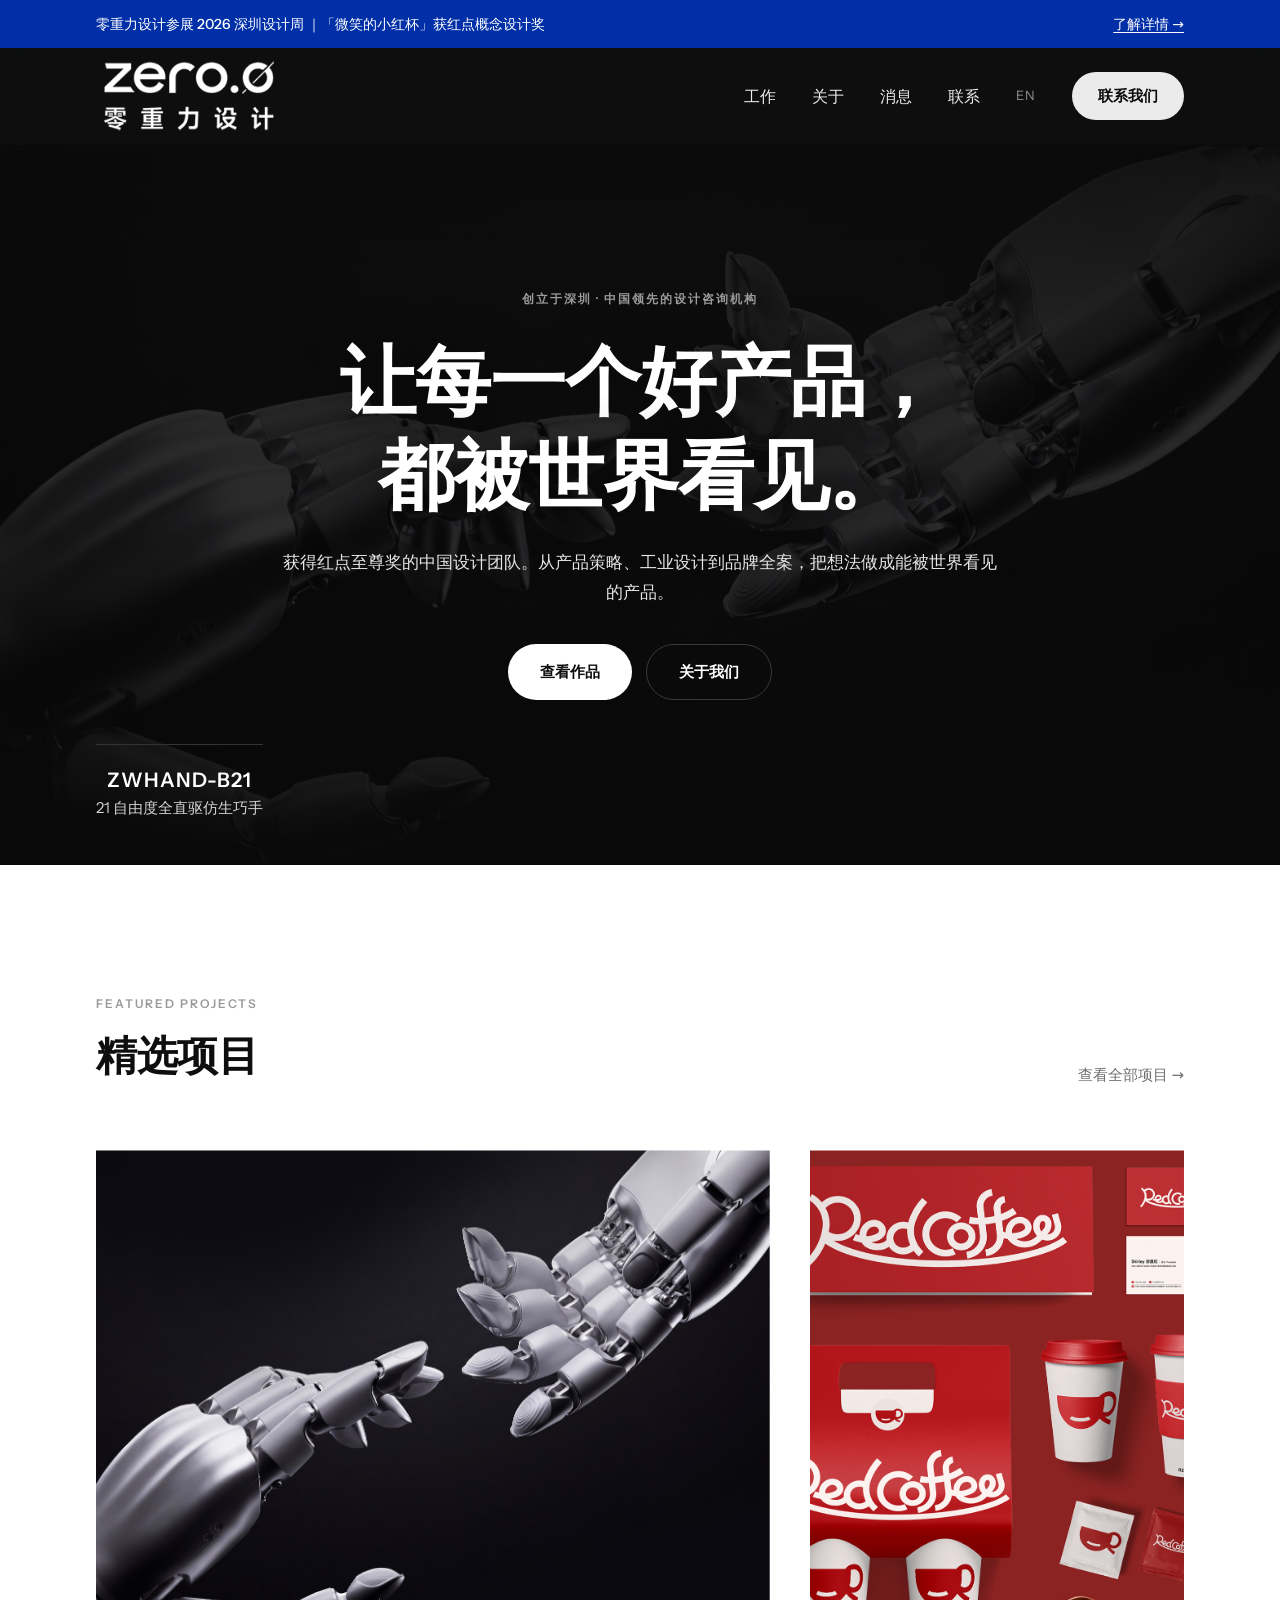
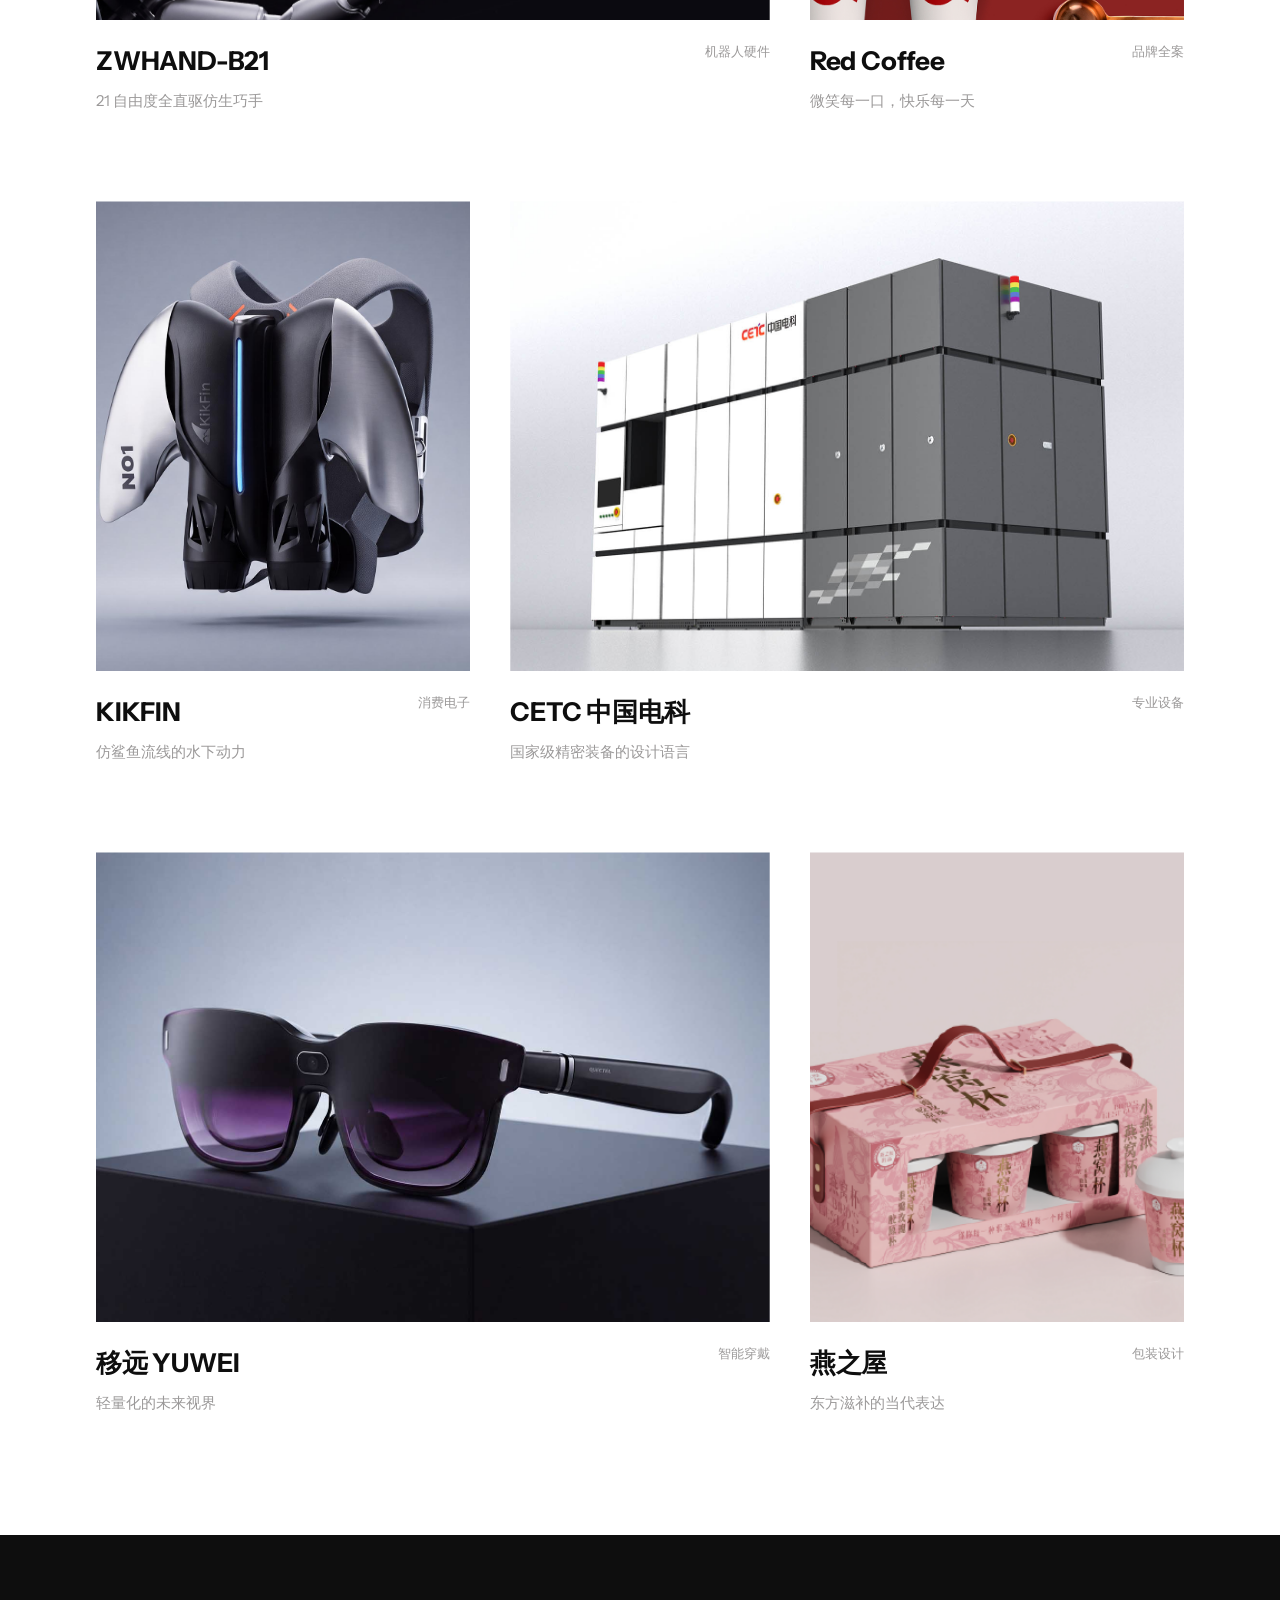
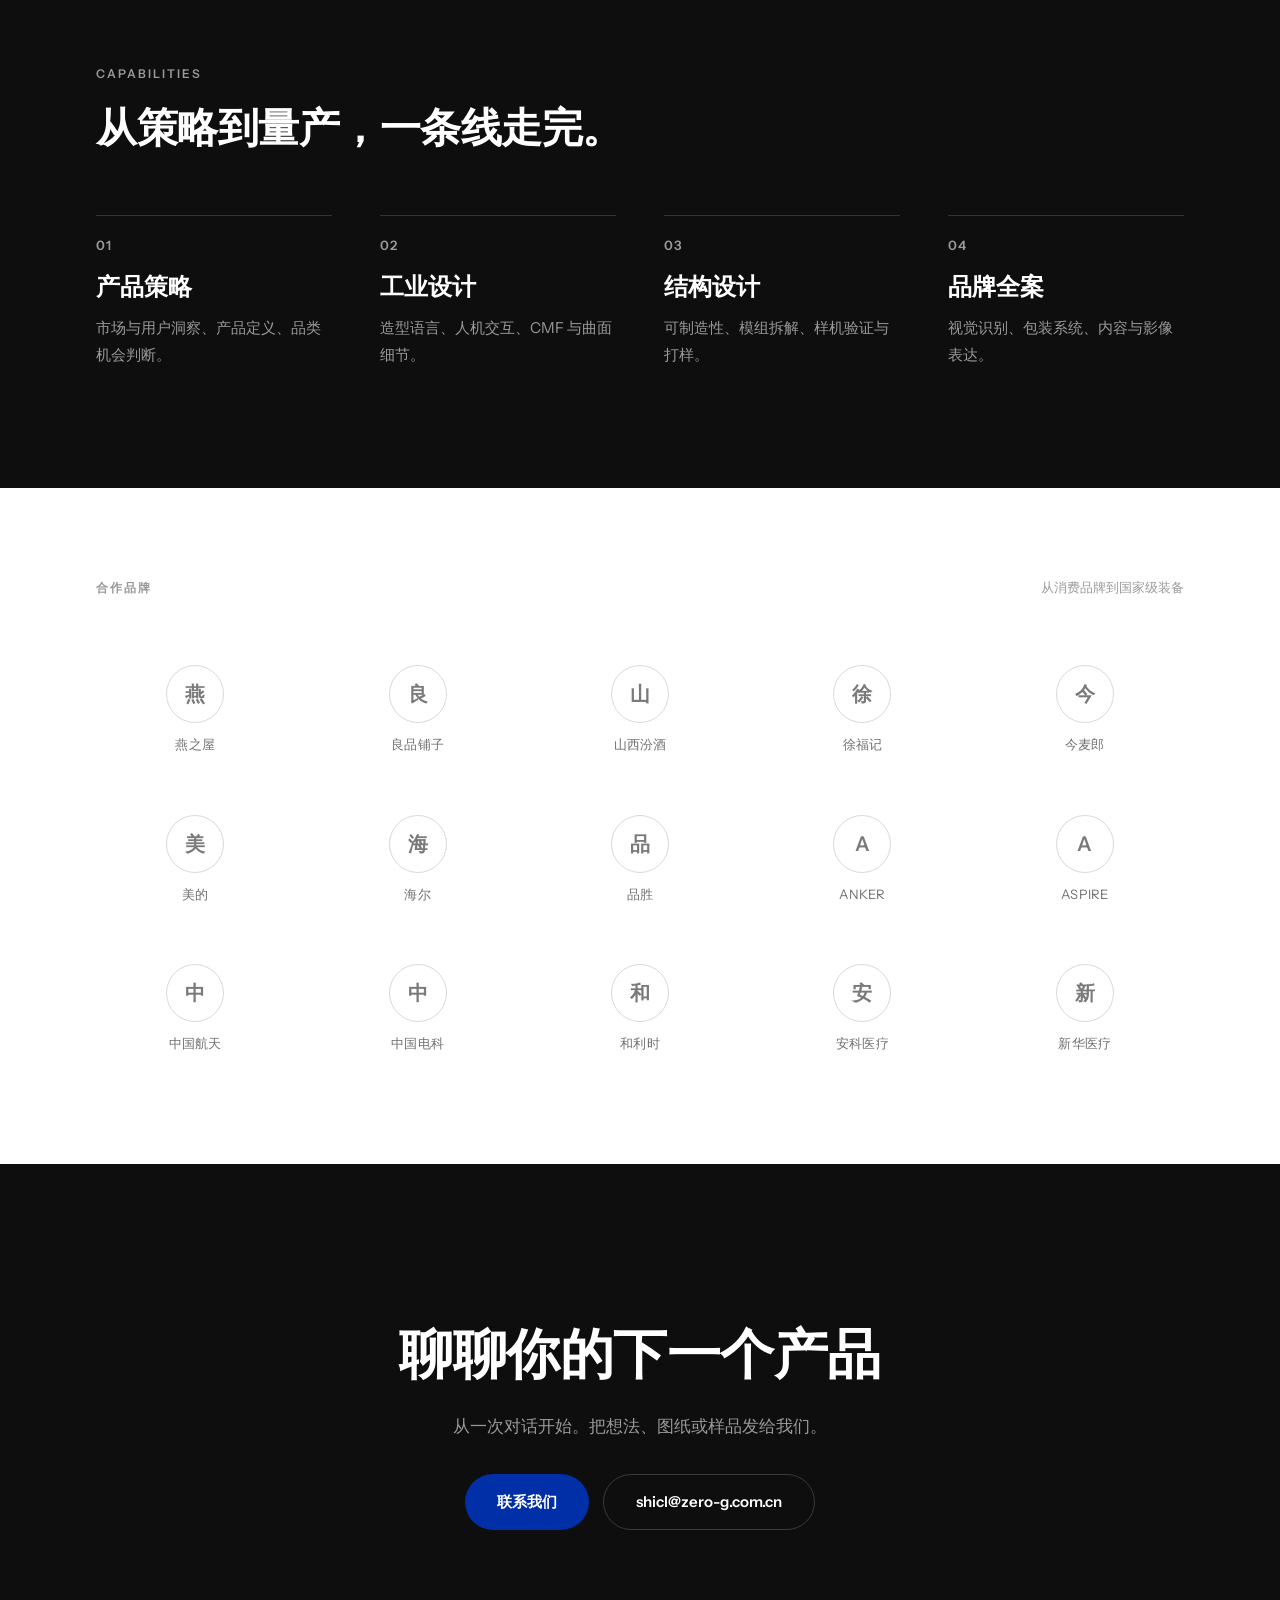
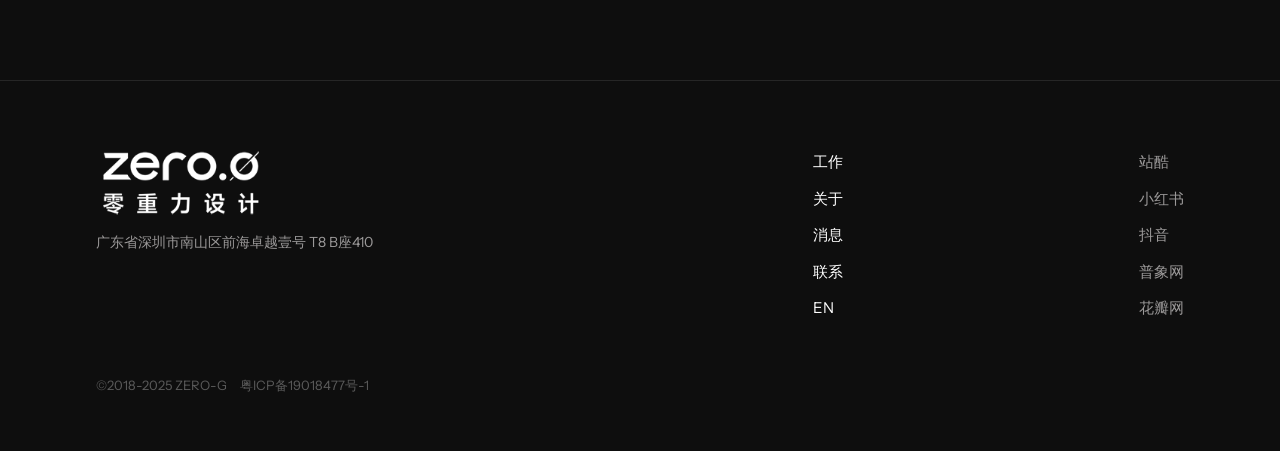
<file: index.html>
<!DOCTYPE html>
<html lang="zh-CN">
<head>
  <!-- 字体已本地化，微信内置浏览器无外部依赖 -->
<meta charset="utf-8">
<meta name="viewport" content="width=device-width,initial-scale=1">
<title>让每一个好产品， 都被世界看见。 ｜ ZERO-G 零重力设计</title>
<link rel="stylesheet" href="style.css">
<script>document.documentElement.className+=' js'</script>
<script src="main.js" defer></script>
</head>
<body class="theme-dark">
<div class="announce">
  <div class="wrap">
    <span>零重力设计参展 2026 深圳设计周 ｜「微笑的小红杯」获红点概念设计奖</span>
    <a href="news.html">了解详情 →</a>
  </div>
</div>
<header class="site-head">
  <div class="wrap">
    <a class="logo" href="index.html" aria-label="ZERO-G"><img src="assets/statics_lingzhongli_images_logo.png" alt="ZERO-G 零重力设计"></a>
    <nav class="nav">
      <a href="work.html">工作</a><a href="about.html">关于</a><a href="news.html">消息</a><a href="contact.html">联系</a>
      <a class="lang" href="en/index.html">EN</a>
      <a class="btn btn-primary btn-sm" href="contact.html">联系我们</a>
    </nav>
    <button class="menu-toggle" aria-label="菜单" aria-expanded="false" aria-controls="mobile-menu">
      <span></span><span></span>
    </button>
  </div>
</header>
<div class="mobile-menu" id="mobile-menu">
  <nav class="mobile-nav">
    <a href="work.html">工作</a><a href="about.html">关于</a><a href="news.html">消息</a><a href="contact.html">联系</a>
    <a class="lang" href="en/index.html">EN</a>
    <a class="btn btn-primary" href="contact.html">联系我们</a>
  </nav>
</div>
<section class="hero hero--video">
  <video class="hero-bg" src="assets/zero-g-robot.mp4" poster="assets/zero-g-robot-poster.jpg"
         autoplay muted loop playsinline preload="metadata" aria-label="ZWHAND-B21"></video>
  <div class="wrap">
    <div class="eyebrow">创立于深圳 · 中国领先的设计咨询机构</div>
    <h1>让每一个好产品，<br>都被世界看见。</h1>
    <p>获得红点至尊奖的中国设计团队。从产品策略、工业设计到品牌全案，把想法做成能被世界看见的产品。</p>
    <div class="actions">
      <a class="btn btn-primary" href="work.html">查看作品</a>
      <a class="btn btn-ghost" href="about.html">关于我们</a>
    </div>
  </div>
  <div class="cap reveal"><strong>ZWHAND-B21</strong><span>21 自由度全直驱仿生巧手</span></div>
</section>
<section class="section light">
  <div class="wrap">
    <div class="section-head reveal">
      <div><div class="eyebrow">FEATURED PROJECTS</div><h2>精选项目</h2></div>
      <a class="linkmore" href="work.html">查看全部项目 →</a>
    </div>
    <div class="rows"><div class="duo">
    <a class="proj reveal" href="work.html">
      <div class="cover"><img src="assets/uploadfile_file_20260828_1787901038351148.jpg" alt="ZWHAND-B21" loading="lazy"></div>
      <div class="meta">
        <div><h3>ZWHAND-B21</h3><p class="desc">21 自由度全直驱仿生巧手</p></div>
        <span class="tag">机器人硬件</span>
      </div>
    </a>
    <a class="proj reveal" href="work.html">
      <div class="cover"><img src="assets/uploadfile_file_20250307_1741340321995297.jpg" alt="Red Coffee" loading="lazy"></div>
      <div class="meta">
        <div><h3>Red Coffee</h3><p class="desc">微笑每一口，快乐每一天</p></div>
        <span class="tag">品牌全案</span>
      </div>
    </a></div><div class="duo rev">
    <a class="proj reveal" href="work.html">
      <div class="cover"><img src="assets/uploadfile_file_20260827_1787818050917012.jpg" alt="KIKFIN" loading="lazy"></div>
      <div class="meta">
        <div><h3>KIKFIN</h3><p class="desc">仿鲨鱼流线的水下动力</p></div>
        <span class="tag">消费电子</span>
      </div>
    </a>
    <a class="proj reveal" href="work.html">
      <div class="cover"><img src="assets/uploadfile_file_20250513_1747133386804160.jpg" alt="CETC 中国电科" loading="lazy"></div>
      <div class="meta">
        <div><h3>CETC 中国电科</h3><p class="desc">国家级精密装备的设计语言</p></div>
        <span class="tag">专业设备</span>
      </div>
    </a></div><div class="duo">
    <a class="proj reveal" href="work.html">
      <div class="cover"><img src="assets/uploadfile_file_20260827_1787814982174174.jpg" alt="移远 YUWEI" loading="lazy"></div>
      <div class="meta">
        <div><h3>移远 YUWEI</h3><p class="desc">轻量化的未来视界</p></div>
        <span class="tag">智能穿戴</span>
      </div>
    </a>
    <a class="proj reveal" href="work.html">
      <div class="cover"><img src="assets/uploadfile_file_20260811_1786441893306251.png" alt="燕之屋" loading="lazy"></div>
      <div class="meta">
        <div><h3>燕之屋</h3><p class="desc">东方滋补的当代表达</p></div>
        <span class="tag">包装设计</span>
      </div>
    </a></div></div>
  </div>
</section>
<section class="section">
  <div class="wrap">
    <div class="eyebrow">CAPABILITIES</div>
    <h2 style="font-size:clamp(28px,3.2vw,44px);letter-spacing:-.5px;margin:14px 0 0">从策略到量产，一条线走完。</h2>
    <div class="caps"><div class="cap reveal"><div class="num">01</div><h3>产品策略</h3><p>市场与用户洞察、产品定义、品类机会判断。</p></div><div class="cap reveal"><div class="num">02</div><h3>工业设计</h3><p>造型语言、人机交互、CMF 与曲面细节。</p></div><div class="cap reveal"><div class="num">03</div><h3>结构设计</h3><p>可制造性、模组拆解、样机验证与打样。</p></div><div class="cap reveal"><div class="num">04</div><h3>品牌全案</h3><p>视觉识别、包装系统、内容与影像表达。</p></div></div>
  </div>
</section>
<section class="section light" style="padding-top:90px;padding-bottom:90px">
  <div class="wrap">
    <div class="section-head" style="margin-bottom:0">
      <div class="eyebrow">合作品牌</div>
      <span class="mute" style="font-size:13px">从消费品牌到国家级装备</span>
    </div>
    <div class="clients"><div class="client" title="燕之屋"><span class="mark" aria-hidden="true">燕</span><span class="cname">燕之屋</span></div><div class="client" title="良品铺子"><span class="mark" aria-hidden="true">良</span><span class="cname">良品铺子</span></div><div class="client" title="山西汾酒"><span class="mark" aria-hidden="true">山</span><span class="cname">山西汾酒</span></div><div class="client" title="徐福记"><span class="mark" aria-hidden="true">徐</span><span class="cname">徐福记</span></div><div class="client" title="今麦郎"><span class="mark" aria-hidden="true">今</span><span class="cname">今麦郎</span></div><div class="client" title="美的"><span class="mark" aria-hidden="true">美</span><span class="cname">美的</span></div><div class="client" title="海尔"><span class="mark" aria-hidden="true">海</span><span class="cname">海尔</span></div><div class="client" title="品胜"><span class="mark" aria-hidden="true">品</span><span class="cname">品胜</span></div><div class="client" title="ANKER"><span class="mark" aria-hidden="true">A</span><span class="cname">ANKER</span></div><div class="client" title="ASPIRE"><span class="mark" aria-hidden="true">A</span><span class="cname">ASPIRE</span></div><div class="client" title="中国航天"><span class="mark" aria-hidden="true">中</span><span class="cname">中国航天</span></div><div class="client" title="中国电科"><span class="mark" aria-hidden="true">中</span><span class="cname">中国电科</span></div><div class="client" title="和利时"><span class="mark" aria-hidden="true">和</span><span class="cname">和利时</span></div><div class="client" title="安科医疗"><span class="mark" aria-hidden="true">安</span><span class="cname">安科医疗</span></div><div class="client" title="新华医疗"><span class="mark" aria-hidden="true">新</span><span class="cname">新华医疗</span></div></div>
  </div>
</section>
<section class="wrap"><div class="cta">
  <h2>聊聊你的下一个产品</h2>
  <p>从一次对话开始。把想法、图纸或样品发给我们。</p>
  <div class="actions">
    <a class="btn btn-blue" href="contact.html">联系我们</a>
    <a class="btn btn-ghost" href="mailto:shicl@zero-g.com.cn">shicl@zero-g.com.cn</a>
  </div>
  </div>
</section>

<footer class="site-foot">
  <div class="wrap">
    <div class="foot-grid">
      <div class="foot-brand">
        <a href="index.html"><img src="assets/statics_lingzhongli_images_logo.png" alt="ZERO-G"></a>
        <p>广东省深圳市南山区前海卓越壹号 T8 B座410</p>
      </div>
      <div class="foot-col"><a href="work.html">工作</a><a href="about.html">关于</a><a href="news.html">消息</a><a href="contact.html">联系</a><a href="en/index.html">EN</a></div>
      <div class="foot-col dim"><a href="https://www.zcool.com.cn/u/19893651" target="_blank" rel="noopener">站酷</a><a href="https://www.xiaohongshu.com/user/profile/6139bd14000000001f038d51" target="_blank" rel="noopener">小红书</a><a href="https://www.douyin.com/" target="_blank" rel="noopener">抖音</a><a href="https://www.puxiang.com/lingzhonglisheji/gallery" target="_blank" rel="noopener">普象网</a><a href="https://huaban.com/space" target="_blank" rel="noopener">花瓣网</a></div>
    </div>
    <div class="copyright">©2018-2025 ZERO-G　粤ICP备19018477号-1</div>
  </div>
</footer>
</body>
</html>
</file>
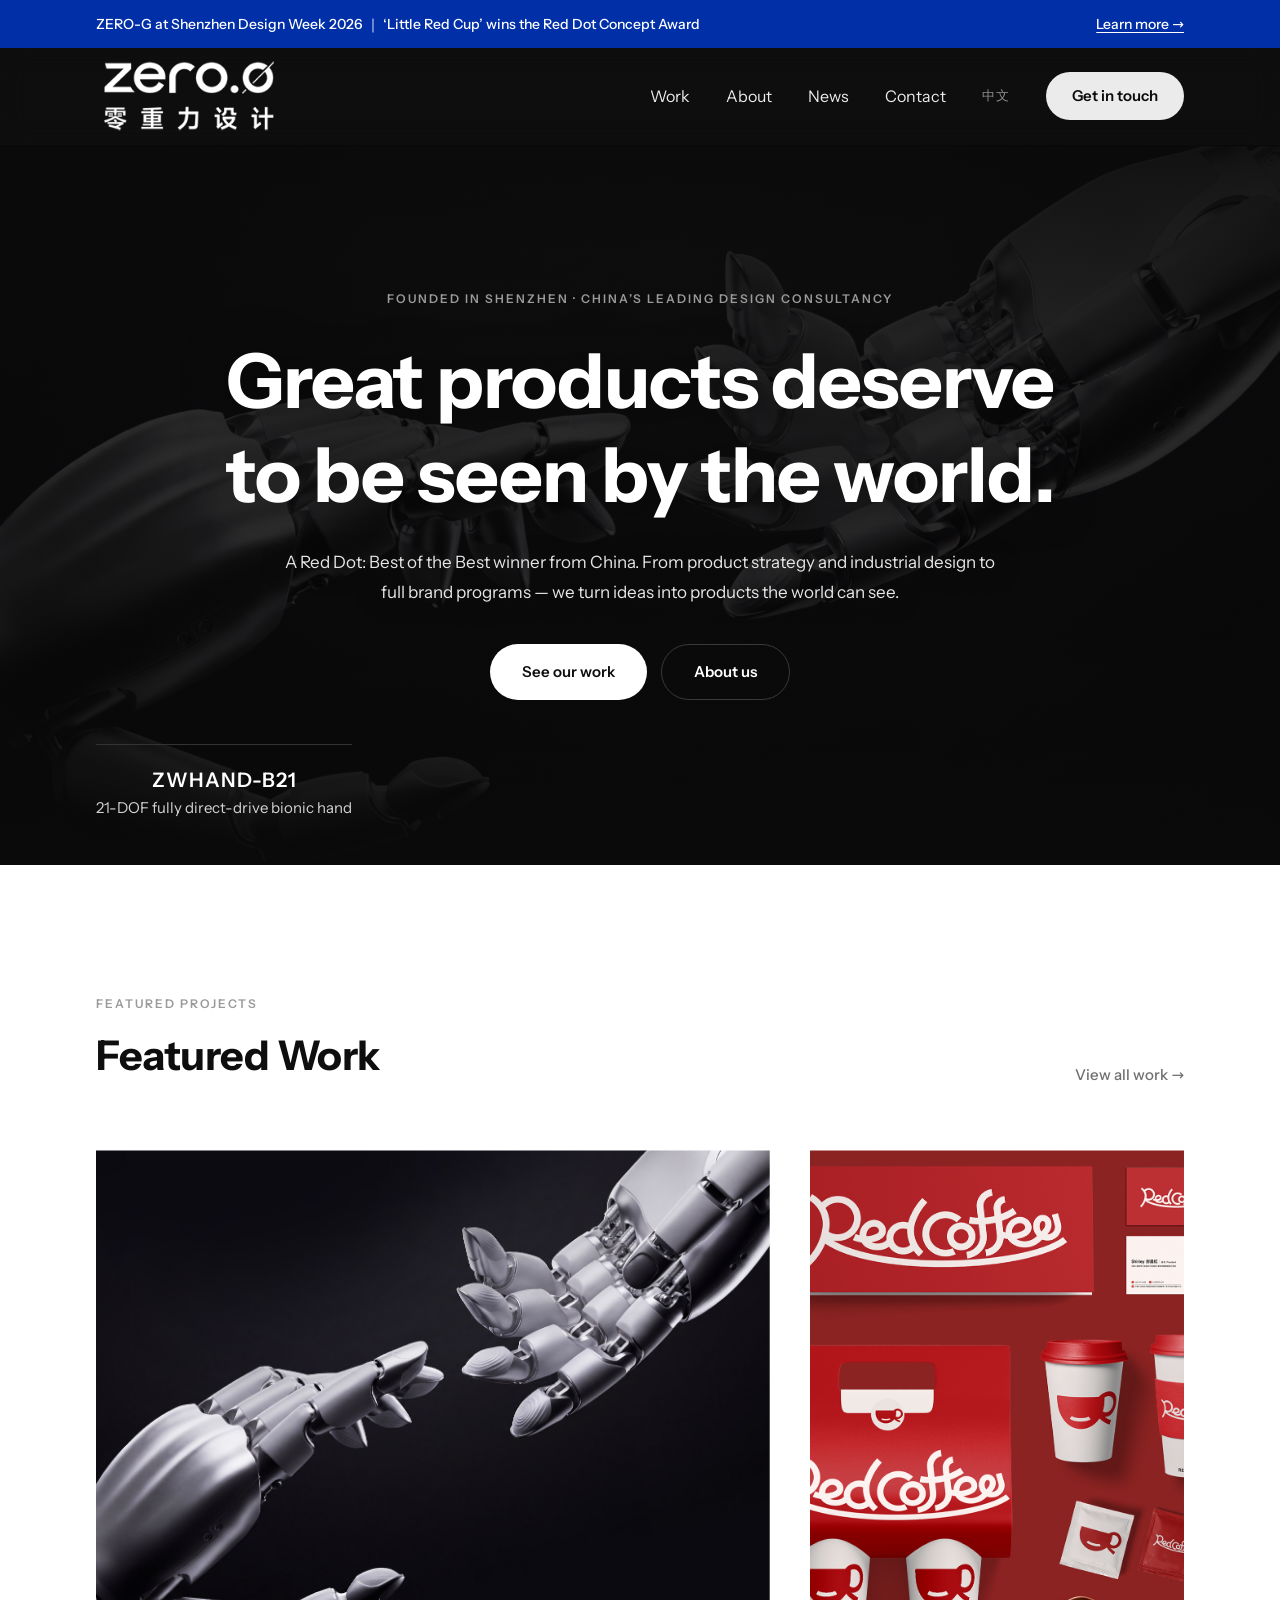
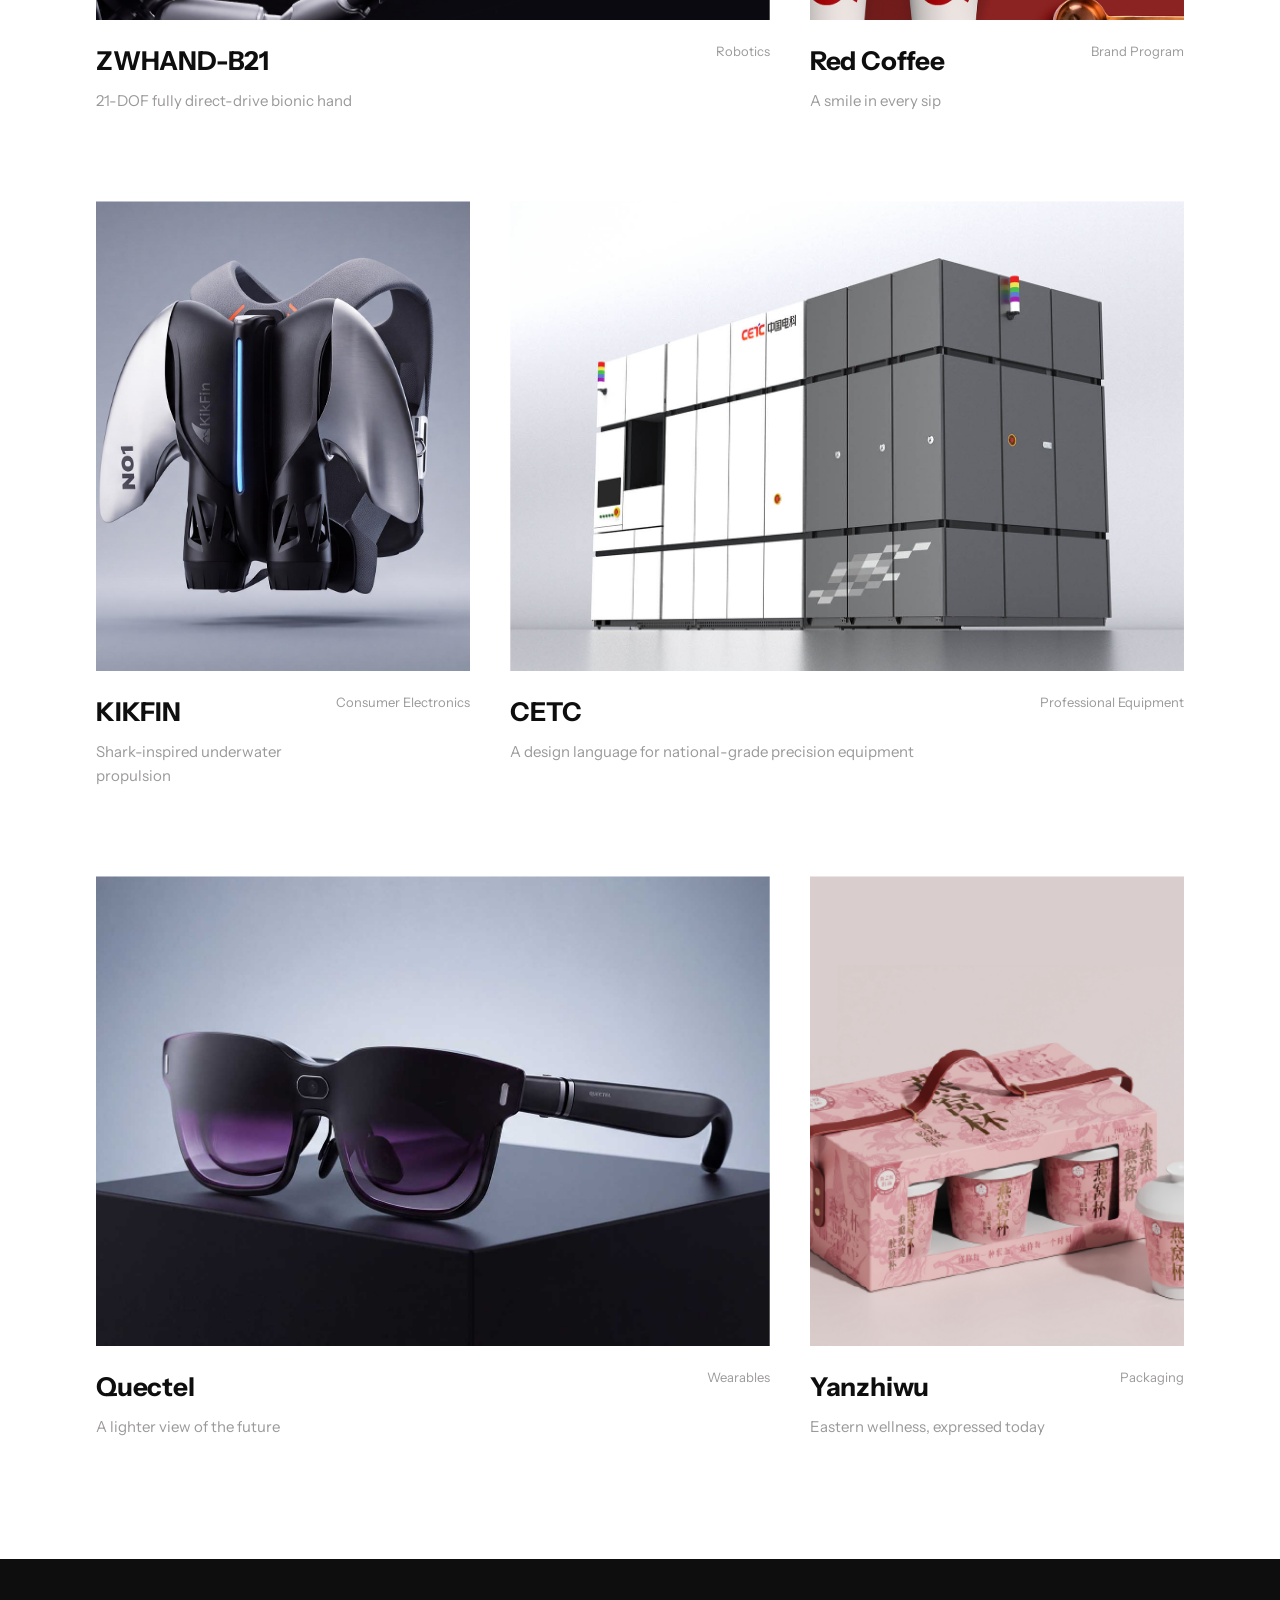
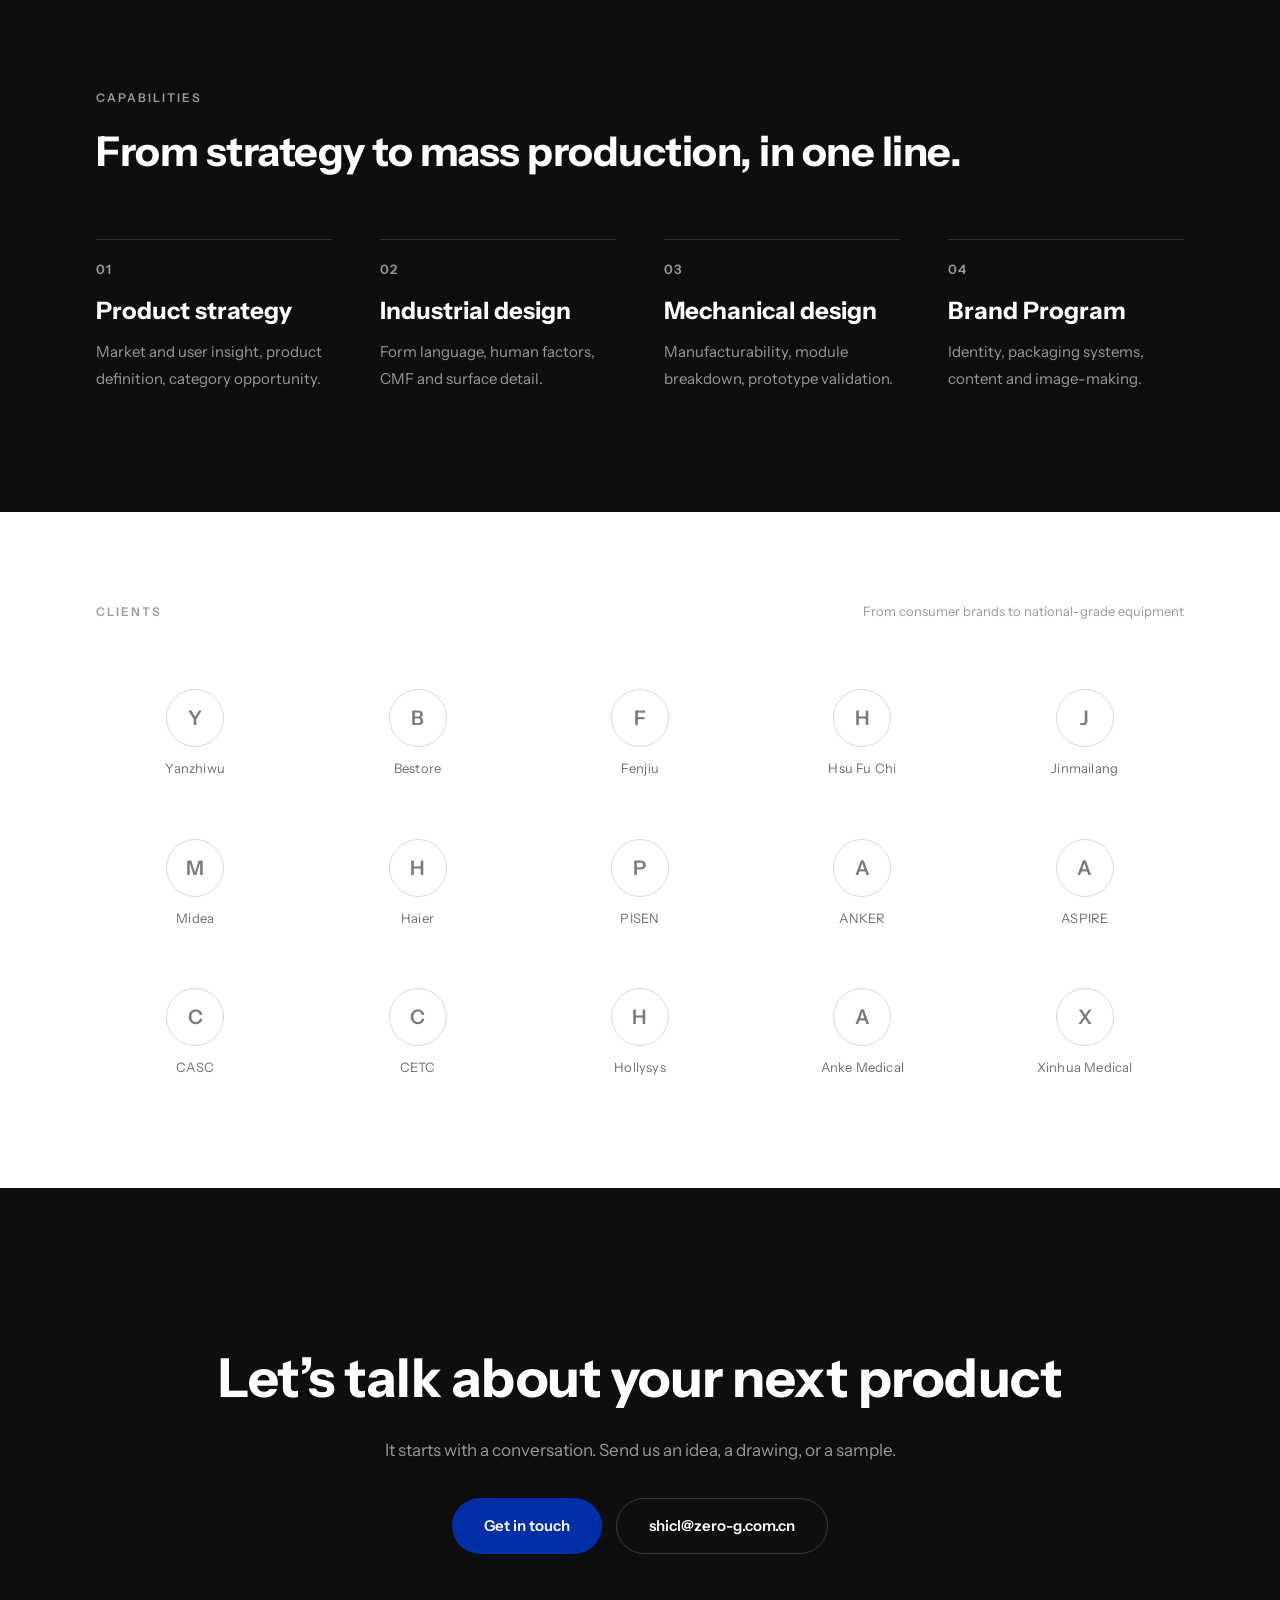
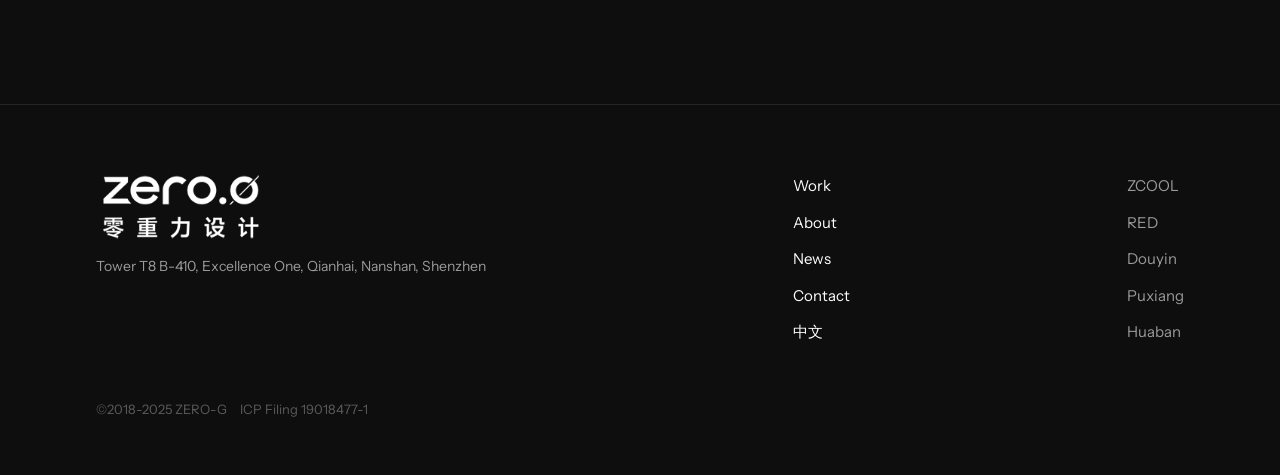
<file: en/index.html>
<!DOCTYPE html>
<html lang="en">
<head>
  <!-- 字体已本地化，微信内置浏览器无外部依赖 -->
<meta charset="utf-8">
<meta name="viewport" content="width=device-width,initial-scale=1">
<title>Great products deserve to be seen by the world. ｜ ZERO-G 零重力设计</title>
<link rel="stylesheet" href="../style.css">
<script>document.documentElement.className+=' js'</script>
<script src="../main.js" defer></script>
</head>
<body class="theme-dark">
<div class="announce">
  <div class="wrap">
    <span>ZERO-G at Shenzhen Design Week 2026 ｜ ‘Little Red Cup’ wins the Red Dot Concept Award</span>
    <a href="news.html">Learn more →</a>
  </div>
</div>
<header class="site-head">
  <div class="wrap">
    <a class="logo" href="index.html" aria-label="ZERO-G"><img src="../assets/statics_lingzhongli_images_logo.png" alt="ZERO-G 零重力设计"></a>
    <nav class="nav">
      <a href="work.html">Work</a><a href="about.html">About</a><a href="news.html">News</a><a href="contact.html">Contact</a>
      <a class="lang" href="../index.html">中文</a>
      <a class="btn btn-primary btn-sm" href="contact.html">Get in touch</a>
    </nav>
    <button class="menu-toggle" aria-label="Menu" aria-expanded="false" aria-controls="mobile-menu">
      <span></span><span></span>
    </button>
  </div>
</header>
<div class="mobile-menu" id="mobile-menu">
  <nav class="mobile-nav">
    <a href="work.html">Work</a><a href="about.html">About</a><a href="news.html">News</a><a href="contact.html">Contact</a>
    <a class="lang" href="../index.html">中文</a>
    <a class="btn btn-primary" href="contact.html">Get in touch</a>
  </nav>
</div>
<section class="hero hero--video">
  <video class="hero-bg" src="../assets/zero-g-robot.mp4" poster="../assets/zero-g-robot-poster.jpg"
         autoplay muted loop playsinline preload="metadata" aria-label="ZWHAND-B21"></video>
  <div class="wrap">
    <div class="eyebrow">Founded in Shenzhen · China’s leading design consultancy</div>
    <h1>Great products deserve<br>to be seen by the world.</h1>
    <p>A Red Dot: Best of the Best winner from China. From product strategy and industrial design to full brand programs — we turn ideas into products the world can see.</p>
    <div class="actions">
      <a class="btn btn-primary" href="work.html">See our work</a>
      <a class="btn btn-ghost" href="about.html">About us</a>
    </div>
  </div>
  <div class="cap reveal"><strong>ZWHAND-B21</strong><span>21-DOF fully direct-drive bionic hand</span></div>
</section>
<section class="section light">
  <div class="wrap">
    <div class="section-head reveal">
      <div><div class="eyebrow">FEATURED PROJECTS</div><h2>Featured Work</h2></div>
      <a class="linkmore" href="work.html">View all work →</a>
    </div>
    <div class="rows"><div class="duo">
    <a class="proj reveal" href="work.html">
      <div class="cover"><img src="../assets/uploadfile_file_20260828_1787901038351148.jpg" alt="ZWHAND-B21" loading="lazy"></div>
      <div class="meta">
        <div><h3>ZWHAND-B21</h3><p class="desc">21-DOF fully direct-drive bionic hand</p></div>
        <span class="tag">Robotics</span>
      </div>
    </a>
    <a class="proj reveal" href="work.html">
      <div class="cover"><img src="../assets/uploadfile_file_20250307_1741340321995297.jpg" alt="Red Coffee" loading="lazy"></div>
      <div class="meta">
        <div><h3>Red Coffee</h3><p class="desc">A smile in every sip</p></div>
        <span class="tag">Brand Program</span>
      </div>
    </a></div><div class="duo rev">
    <a class="proj reveal" href="work.html">
      <div class="cover"><img src="../assets/uploadfile_file_20260827_1787818050917012.jpg" alt="KIKFIN" loading="lazy"></div>
      <div class="meta">
        <div><h3>KIKFIN</h3><p class="desc">Shark-inspired underwater propulsion</p></div>
        <span class="tag">Consumer Electronics</span>
      </div>
    </a>
    <a class="proj reveal" href="work.html">
      <div class="cover"><img src="../assets/uploadfile_file_20250513_1747133386804160.jpg" alt="CETC" loading="lazy"></div>
      <div class="meta">
        <div><h3>CETC</h3><p class="desc">A design language for national-grade precision equipment</p></div>
        <span class="tag">Professional Equipment</span>
      </div>
    </a></div><div class="duo">
    <a class="proj reveal" href="work.html">
      <div class="cover"><img src="../assets/uploadfile_file_20260827_1787814982174174.jpg" alt="Quectel" loading="lazy"></div>
      <div class="meta">
        <div><h3>Quectel</h3><p class="desc">A lighter view of the future</p></div>
        <span class="tag">Wearables</span>
      </div>
    </a>
    <a class="proj reveal" href="work.html">
      <div class="cover"><img src="../assets/uploadfile_file_20260811_1786441893306251.png" alt="Yanzhiwu" loading="lazy"></div>
      <div class="meta">
        <div><h3>Yanzhiwu</h3><p class="desc">Eastern wellness, expressed today</p></div>
        <span class="tag">Packaging</span>
      </div>
    </a></div></div>
  </div>
</section>
<section class="section">
  <div class="wrap">
    <div class="eyebrow">CAPABILITIES</div>
    <h2 style="font-size:clamp(28px,3.2vw,44px);letter-spacing:-.5px;margin:14px 0 0">From strategy to mass production, in one line.</h2>
    <div class="caps"><div class="cap reveal"><div class="num">01</div><h3>Product strategy</h3><p>Market and user insight, product definition, category opportunity.</p></div><div class="cap reveal"><div class="num">02</div><h3>Industrial design</h3><p>Form language, human factors, CMF and surface detail.</p></div><div class="cap reveal"><div class="num">03</div><h3>Mechanical design</h3><p>Manufacturability, module breakdown, prototype validation.</p></div><div class="cap reveal"><div class="num">04</div><h3>Brand Program</h3><p>Identity, packaging systems, content and image-making.</p></div></div>
  </div>
</section>
<section class="section light" style="padding-top:90px;padding-bottom:90px">
  <div class="wrap">
    <div class="section-head" style="margin-bottom:0">
      <div class="eyebrow">Clients</div>
      <span class="mute" style="font-size:13px">From consumer brands to national-grade equipment</span>
    </div>
    <div class="clients"><div class="client" title="Yanzhiwu"><span class="mark" aria-hidden="true">Y</span><span class="cname">Yanzhiwu</span></div><div class="client" title="Bestore"><span class="mark" aria-hidden="true">B</span><span class="cname">Bestore</span></div><div class="client" title="Fenjiu"><span class="mark" aria-hidden="true">F</span><span class="cname">Fenjiu</span></div><div class="client" title="Hsu Fu Chi"><span class="mark" aria-hidden="true">H</span><span class="cname">Hsu Fu Chi</span></div><div class="client" title="Jinmailang"><span class="mark" aria-hidden="true">J</span><span class="cname">Jinmailang</span></div><div class="client" title="Midea"><span class="mark" aria-hidden="true">M</span><span class="cname">Midea</span></div><div class="client" title="Haier"><span class="mark" aria-hidden="true">H</span><span class="cname">Haier</span></div><div class="client" title="PISEN"><span class="mark" aria-hidden="true">P</span><span class="cname">PISEN</span></div><div class="client" title="ANKER"><span class="mark" aria-hidden="true">A</span><span class="cname">ANKER</span></div><div class="client" title="ASPIRE"><span class="mark" aria-hidden="true">A</span><span class="cname">ASPIRE</span></div><div class="client" title="CASC"><span class="mark" aria-hidden="true">C</span><span class="cname">CASC</span></div><div class="client" title="CETC"><span class="mark" aria-hidden="true">C</span><span class="cname">CETC</span></div><div class="client" title="Hollysys"><span class="mark" aria-hidden="true">H</span><span class="cname">Hollysys</span></div><div class="client" title="Anke Medical"><span class="mark" aria-hidden="true">A</span><span class="cname">Anke Medical</span></div><div class="client" title="Xinhua Medical"><span class="mark" aria-hidden="true">X</span><span class="cname">Xinhua Medical</span></div></div>
  </div>
</section>
<section class="wrap"><div class="cta">
  <h2>Let’s talk about your next product</h2>
  <p>It starts with a conversation. Send us an idea, a drawing, or a sample.</p>
  <div class="actions">
    <a class="btn btn-blue" href="contact.html">Get in touch</a>
    <a class="btn btn-ghost" href="mailto:shicl@zero-g.com.cn">shicl@zero-g.com.cn</a>
  </div>
  </div>
</section>

<footer class="site-foot">
  <div class="wrap">
    <div class="foot-grid">
      <div class="foot-brand">
        <a href="index.html"><img src="../assets/statics_lingzhongli_images_logo.png" alt="ZERO-G"></a>
        <p>Tower T8 B-410, Excellence One, Qianhai, Nanshan, Shenzhen</p>
      </div>
      <div class="foot-col"><a href="work.html">Work</a><a href="about.html">About</a><a href="news.html">News</a><a href="contact.html">Contact</a><a href="../index.html">中文</a></div>
      <div class="foot-col dim"><a href="https://www.zcool.com.cn/u/19893651" target="_blank" rel="noopener">ZCOOL</a><a href="https://www.xiaohongshu.com/user/profile/6139bd14000000001f038d51" target="_blank" rel="noopener">RED</a><a href="https://www.douyin.com/" target="_blank" rel="noopener">Douyin</a><a href="https://www.puxiang.com/lingzhonglisheji/gallery" target="_blank" rel="noopener">Puxiang</a><a href="https://huaban.com/space" target="_blank" rel="noopener">Huaban</a></div>
    </div>
    <div class="copyright">©2018-2025 ZERO-G　ICP Filing 19018477-1</div>
  </div>
</footer>
</body>
</html>
</file>
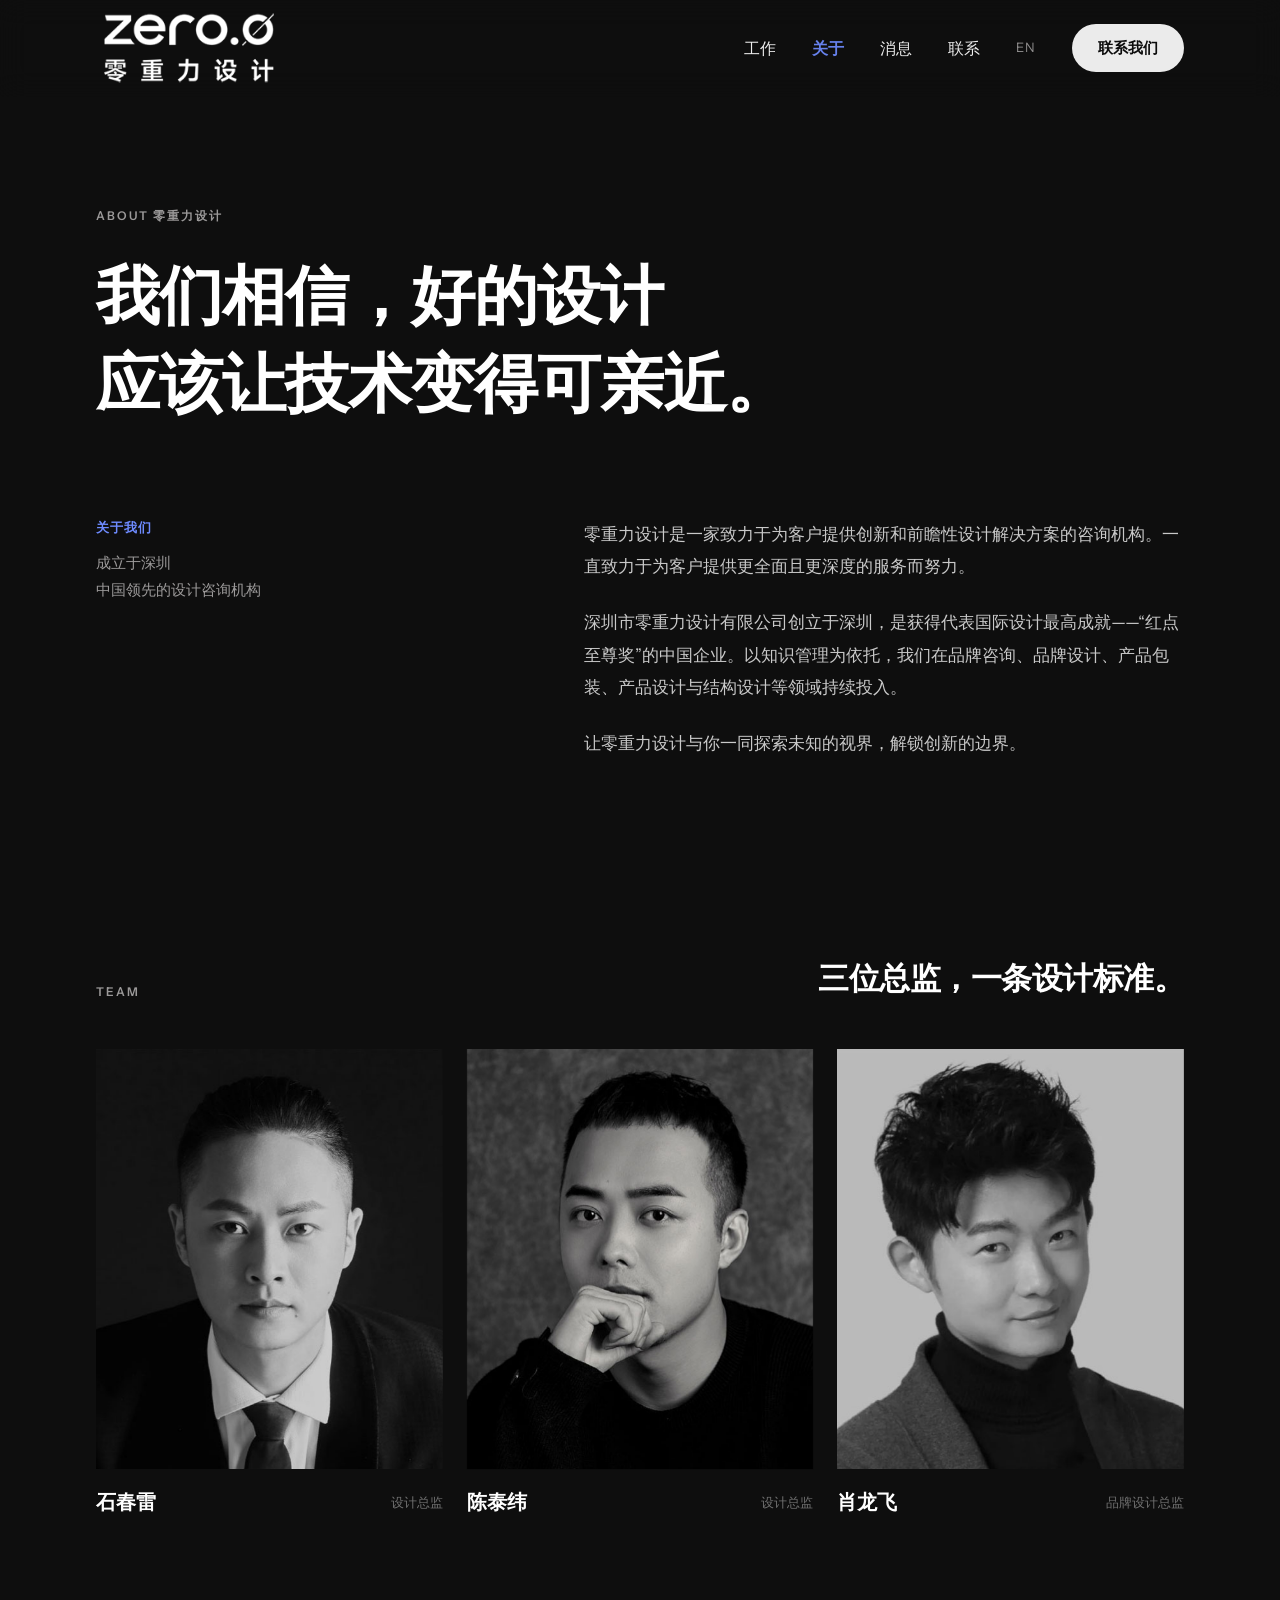
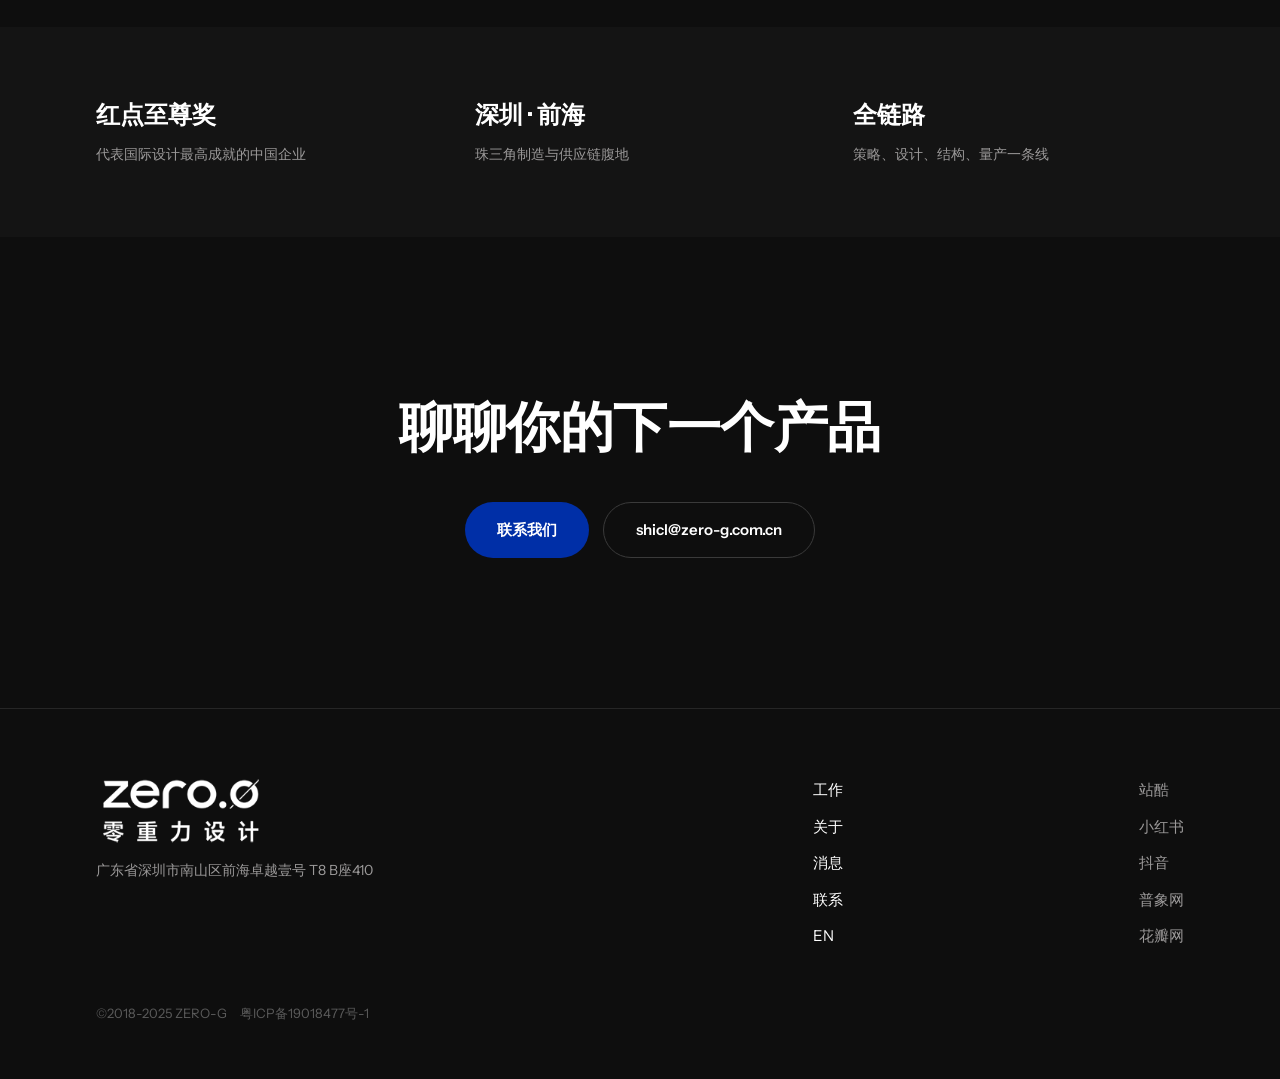
<file: about.html>
<!DOCTYPE html>
<html lang="zh-CN">
<head>
  <!-- 字体已本地化，微信内置浏览器无外部依赖 -->
<meta charset="utf-8">
<meta name="viewport" content="width=device-width,initial-scale=1">
<title>ABOUT 零重力设计 ｜ ZERO-G 零重力设计</title>
<link rel="stylesheet" href="style.css">
<script>document.documentElement.className+=' js'</script>
<script src="main.js" defer></script>
</head>
<body class="theme-dark">
<header class="site-head">
  <div class="wrap">
    <a class="logo" href="index.html" aria-label="ZERO-G"><img src="assets/statics_lingzhongli_images_logo.png" alt="ZERO-G 零重力设计"></a>
    <nav class="nav">
      <a href="work.html">工作</a><a href="about.html" class="active">关于</a><a href="news.html">消息</a><a href="contact.html">联系</a>
      <a class="lang" href="en/about.html">EN</a>
      <a class="btn btn-primary btn-sm" href="contact.html">联系我们</a>
    </nav>
    <button class="menu-toggle" aria-label="菜单" aria-expanded="false" aria-controls="mobile-menu">
      <span></span><span></span>
    </button>
  </div>
</header>
<div class="mobile-menu" id="mobile-menu">
  <nav class="mobile-nav">
    <a href="work.html">工作</a><a href="about.html" class="active">关于</a><a href="news.html">消息</a><a href="contact.html">联系</a>
    <a class="lang" href="en/about.html">EN</a>
    <a class="btn btn-primary" href="contact.html">联系我们</a>
  </nav>
</div>
<section class="wrap about-hero">
  <div class="eyebrow">ABOUT 零重力设计</div>
  <h1>我们相信，好的设计<br>应该让技术变得可亲近。</h1>
</section>
<section class="wrap">
  <div class="intro reveal">
    <div><div class="label">关于我们</div><p>成立于深圳
中国领先的设计咨询机构</p></div>
    <div class="body"><p>零重力设计是一家致力于为客户提供创新和前瞻性设计解决方案的咨询机构。一直致力于为客户提供更全面且更深度的服务而努力。</p><p>深圳市零重力设计有限公司创立于深圳，是获得代表国际设计最高成就——“红点至尊奖”的中国企业。以知识管理为依托，我们在品牌咨询、品牌设计、产品包装、产品设计与结构设计等领域持续投入。</p><p>让零重力设计与你一同探索未知的视界，解锁创新的边界。</p></div>
  </div>
</section>
<section class="wrap team">
  <div class="section-head" style="margin-bottom:0">
    <div class="eyebrow">TEAM</div>
    <h2 style="font-size:clamp(24px,2.4vw,32px);margin:12px 0 0">三位总监，一条设计标准。</h2>
  </div>
  <div class="team-row reveal"><div class="member reveal"><img src="assets/statics_lingzhongli_img_about_img1.jpg" alt="石春雷" loading="lazy"><div class="meta"><strong>石春雷</strong><span>设计总监</span></div></div><div class="member reveal"><img src="assets/statics_lingzhongli_img_about_img2.jpg" alt="陈泰纬" loading="lazy"><div class="meta"><strong>陈泰纬</strong><span>设计总监</span></div></div><div class="member reveal"><img src="assets/statics_lingzhongli_img_about_img3.jpg" alt="肖龙飞" loading="lazy"><div class="meta"><strong>肖龙飞</strong><span>品牌设计总监</span></div></div></div>
</section>
<section class="facts">
  <div class="wrap"><div><h3>红点至尊奖</h3><p>代表国际设计最高成就的中国企业</p></div><div><h3>深圳 · 前海</h3><p>珠三角制造与供应链腹地</p></div><div><h3>全链路</h3><p>策略、设计、结构、量产一条线</p></div></div>
</section>
<section class="wrap"><div class="cta">
  <h2>聊聊你的下一个产品</h2>
  <div class="actions">
    <a class="btn btn-blue" href="contact.html">联系我们</a>
    <a class="btn btn-ghost" href="mailto:shicl@zero-g.com.cn">shicl@zero-g.com.cn</a>
  </div>
  </div>
</section>

<footer class="site-foot">
  <div class="wrap">
    <div class="foot-grid">
      <div class="foot-brand">
        <a href="index.html"><img src="assets/statics_lingzhongli_images_logo.png" alt="ZERO-G"></a>
        <p>广东省深圳市南山区前海卓越壹号 T8 B座410</p>
      </div>
      <div class="foot-col"><a href="work.html">工作</a><a href="about.html">关于</a><a href="news.html">消息</a><a href="contact.html">联系</a><a href="en/about.html">EN</a></div>
      <div class="foot-col dim"><a href="https://www.zcool.com.cn/u/19893651" target="_blank" rel="noopener">站酷</a><a href="https://www.xiaohongshu.com/user/profile/6139bd14000000001f038d51" target="_blank" rel="noopener">小红书</a><a href="https://www.douyin.com/" target="_blank" rel="noopener">抖音</a><a href="https://www.puxiang.com/lingzhonglisheji/gallery" target="_blank" rel="noopener">普象网</a><a href="https://huaban.com/space" target="_blank" rel="noopener">花瓣网</a></div>
    </div>
    <div class="copyright">©2018-2025 ZERO-G　粤ICP备19018477号-1</div>
  </div>
</footer>
</body>
</html>
</file>
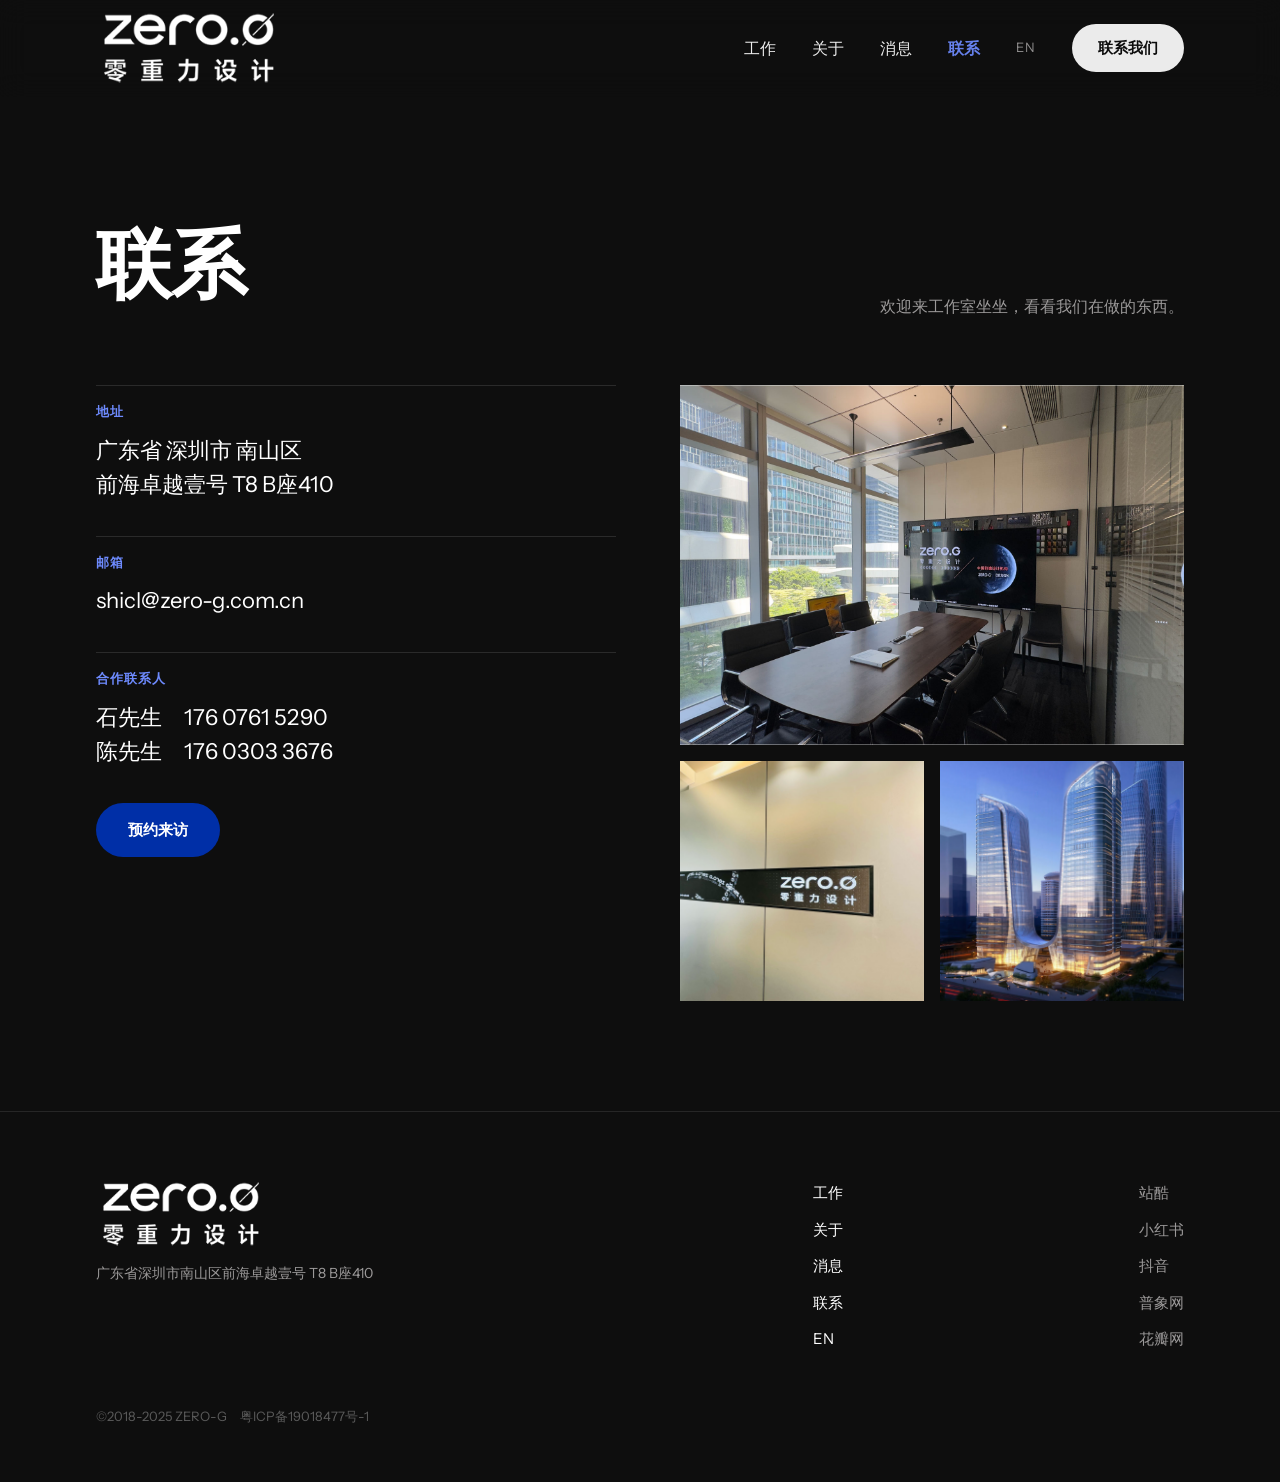
<file: contact.html>
<!DOCTYPE html>
<html lang="zh-CN">
<head>
  <!-- 字体已本地化，微信内置浏览器无外部依赖 -->
<meta charset="utf-8">
<meta name="viewport" content="width=device-width,initial-scale=1">
<title>联系 ｜ ZERO-G 零重力设计</title>
<link rel="stylesheet" href="style.css">
<script>document.documentElement.className+=' js'</script>
<script src="main.js" defer></script>
</head>
<body class="theme-dark">
<header class="site-head">
  <div class="wrap">
    <a class="logo" href="index.html" aria-label="ZERO-G"><img src="assets/statics_lingzhongli_images_logo.png" alt="ZERO-G 零重力设计"></a>
    <nav class="nav">
      <a href="work.html">工作</a><a href="about.html">关于</a><a href="news.html">消息</a><a href="contact.html" class="active">联系</a>
      <a class="lang" href="en/contact.html">EN</a>
      <a class="btn btn-primary btn-sm" href="contact.html">联系我们</a>
    </nav>
    <button class="menu-toggle" aria-label="菜单" aria-expanded="false" aria-controls="mobile-menu">
      <span></span><span></span>
    </button>
  </div>
</header>
<div class="mobile-menu" id="mobile-menu">
  <nav class="mobile-nav">
    <a href="work.html">工作</a><a href="about.html">关于</a><a href="news.html">消息</a><a href="contact.html" class="active">联系</a>
    <a class="lang" href="en/contact.html">EN</a>
    <a class="btn btn-primary" href="contact.html">联系我们</a>
  </nav>
</div>
<section class="wrap">
  <div class="page-title">
    <h1>联系</h1>
    <p>欢迎来工作室坐坐，看看我们在做的东西。</p>
  </div>
  <div class="contact-body">
    <div class="contact-info reveal">
      <div class="info-block reveal"><div class="k">地址</div><div class="v">广东省 深圳市 南山区
前海卓越壹号 T8 B座410</div></div>
      <div class="info-block reveal"><div class="k">邮箱</div><div class="v"><a href="mailto:shicl@zero-g.com.cn">shicl@zero-g.com.cn</a></div></div>
      <div class="info-block reveal"><div class="k">合作联系人</div><div class="v">石先生　176 0761 5290
陈先生　176 0303 3676</div></div>
      <div><a class="btn btn-blue" href="mailto:shicl@zero-g.com.cn">预约来访</a></div>
    </div>
    <div class="contact-imgs reveal">
      <div class="big"><img src="assets/statics_lingzhongli_img_contact_img10.jpg" alt="studio" loading="lazy"></div>
      <div class="pair">
        <img src="assets/statics_lingzhongli_img_contact_img5.jpg" alt="meeting room" loading="lazy">
        <img src="assets/statics_lingzhongli_img_contact_img3.jpg" alt="office" loading="lazy">
      </div>
    </div>
  </div>
</section>

<footer class="site-foot">
  <div class="wrap">
    <div class="foot-grid">
      <div class="foot-brand">
        <a href="index.html"><img src="assets/statics_lingzhongli_images_logo.png" alt="ZERO-G"></a>
        <p>广东省深圳市南山区前海卓越壹号 T8 B座410</p>
      </div>
      <div class="foot-col"><a href="work.html">工作</a><a href="about.html">关于</a><a href="news.html">消息</a><a href="contact.html">联系</a><a href="en/contact.html">EN</a></div>
      <div class="foot-col dim"><a href="https://www.zcool.com.cn/u/19893651" target="_blank" rel="noopener">站酷</a><a href="https://www.xiaohongshu.com/user/profile/6139bd14000000001f038d51" target="_blank" rel="noopener">小红书</a><a href="https://www.douyin.com/" target="_blank" rel="noopener">抖音</a><a href="https://www.puxiang.com/lingzhonglisheji/gallery" target="_blank" rel="noopener">普象网</a><a href="https://huaban.com/space" target="_blank" rel="noopener">花瓣网</a></div>
    </div>
    <div class="copyright">©2018-2025 ZERO-G　粤ICP备19018477号-1</div>
  </div>
</footer>
</body>
</html>
</file>
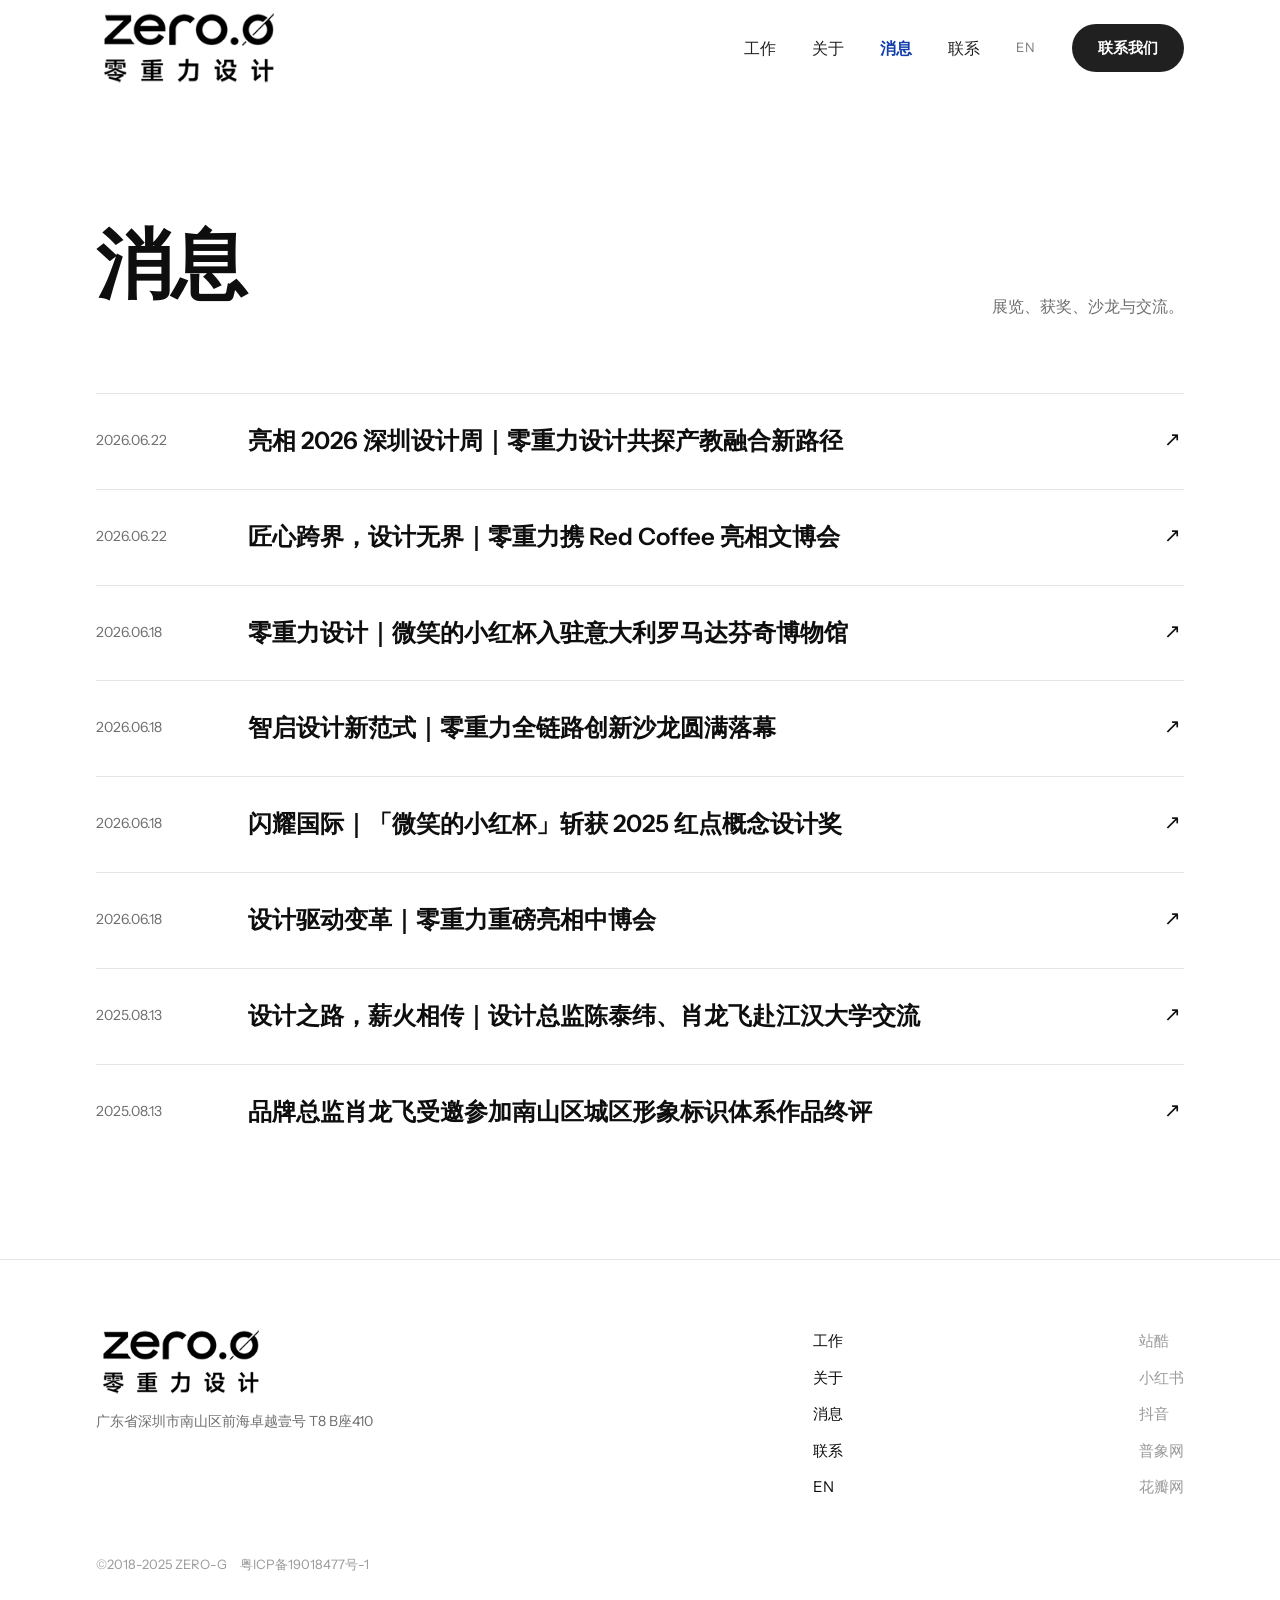
<file: news.html>
<!DOCTYPE html>
<html lang="zh-CN">
<head>
  <!-- 字体已本地化，微信内置浏览器无外部依赖 -->
<meta charset="utf-8">
<meta name="viewport" content="width=device-width,initial-scale=1">
<title>消息 ｜ ZERO-G 零重力设计</title>
<link rel="stylesheet" href="style.css">
<script>document.documentElement.className+=' js'</script>
<script src="main.js" defer></script>
</head>
<body class="theme-light">
<header class="site-head">
  <div class="wrap">
    <a class="logo" href="index.html" aria-label="ZERO-G"><img src="assets/statics_lingzhongli_images_logo2.png" alt="ZERO-G 零重力设计"></a>
    <nav class="nav">
      <a href="work.html">工作</a><a href="about.html">关于</a><a href="news.html" class="active">消息</a><a href="contact.html">联系</a>
      <a class="lang" href="en/news.html">EN</a>
      <a class="btn btn-primary btn-sm" href="contact.html">联系我们</a>
    </nav>
    <button class="menu-toggle" aria-label="菜单" aria-expanded="false" aria-controls="mobile-menu">
      <span></span><span></span>
    </button>
  </div>
</header>
<div class="mobile-menu" id="mobile-menu">
  <nav class="mobile-nav">
    <a href="work.html">工作</a><a href="about.html">关于</a><a href="news.html" class="active">消息</a><a href="contact.html">联系</a>
    <a class="lang" href="en/news.html">EN</a>
    <a class="btn btn-primary" href="contact.html">联系我们</a>
  </nav>
</div>
<section class="wrap">
  <div class="page-title">
    <h1>消息</h1>
    <p>展览、获奖、沙龙与交流。</p>
  </div>
  <div class="news-list"><a class="news-item reveal" href="news.html"><span class="date">2026.06.22</span><h3>亮相 2026 深圳设计周｜零重力设计共探产教融合新路径</h3><span class="arrow">↗</span></a><a class="news-item reveal" href="news.html"><span class="date">2026.06.22</span><h3>匠心跨界，设计无界｜零重力携 Red Coffee 亮相文博会</h3><span class="arrow">↗</span></a><a class="news-item reveal" href="news.html"><span class="date">2026.06.18</span><h3>零重力设计｜微笑的小红杯入驻意大利罗马达芬奇博物馆</h3><span class="arrow">↗</span></a><a class="news-item reveal" href="news.html"><span class="date">2026.06.18</span><h3>智启设计新范式｜零重力全链路创新沙龙圆满落幕</h3><span class="arrow">↗</span></a><a class="news-item reveal" href="news.html"><span class="date">2026.06.18</span><h3>闪耀国际｜「微笑的小红杯」斩获 2025 红点概念设计奖</h3><span class="arrow">↗</span></a><a class="news-item reveal" href="news.html"><span class="date">2026.06.18</span><h3>设计驱动变革｜零重力重磅亮相中博会</h3><span class="arrow">↗</span></a><a class="news-item reveal" href="news.html"><span class="date">2025.08.13</span><h3>设计之路，薪火相传｜设计总监陈泰纬、肖龙飞赴江汉大学交流</h3><span class="arrow">↗</span></a><a class="news-item reveal" href="news.html"><span class="date">2025.08.13</span><h3>品牌总监肖龙飞受邀参加南山区城区形象标识体系作品终评</h3><span class="arrow">↗</span></a></div>
  <div style="height:100px"></div>
</section>

<footer class="site-foot">
  <div class="wrap">
    <div class="foot-grid">
      <div class="foot-brand">
        <a href="index.html"><img src="assets/statics_lingzhongli_images_logo2.png" alt="ZERO-G"></a>
        <p>广东省深圳市南山区前海卓越壹号 T8 B座410</p>
      </div>
      <div class="foot-col"><a href="work.html">工作</a><a href="about.html">关于</a><a href="news.html">消息</a><a href="contact.html">联系</a><a href="en/news.html">EN</a></div>
      <div class="foot-col dim"><a href="https://www.zcool.com.cn/u/19893651" target="_blank" rel="noopener">站酷</a><a href="https://www.xiaohongshu.com/user/profile/6139bd14000000001f038d51" target="_blank" rel="noopener">小红书</a><a href="https://www.douyin.com/" target="_blank" rel="noopener">抖音</a><a href="https://www.puxiang.com/lingzhonglisheji/gallery" target="_blank" rel="noopener">普象网</a><a href="https://huaban.com/space" target="_blank" rel="noopener">花瓣网</a></div>
    </div>
    <div class="copyright">©2018-2025 ZERO-G　粤ICP备19018477号-1</div>
  </div>
</footer>
</body>
</html>
</file>
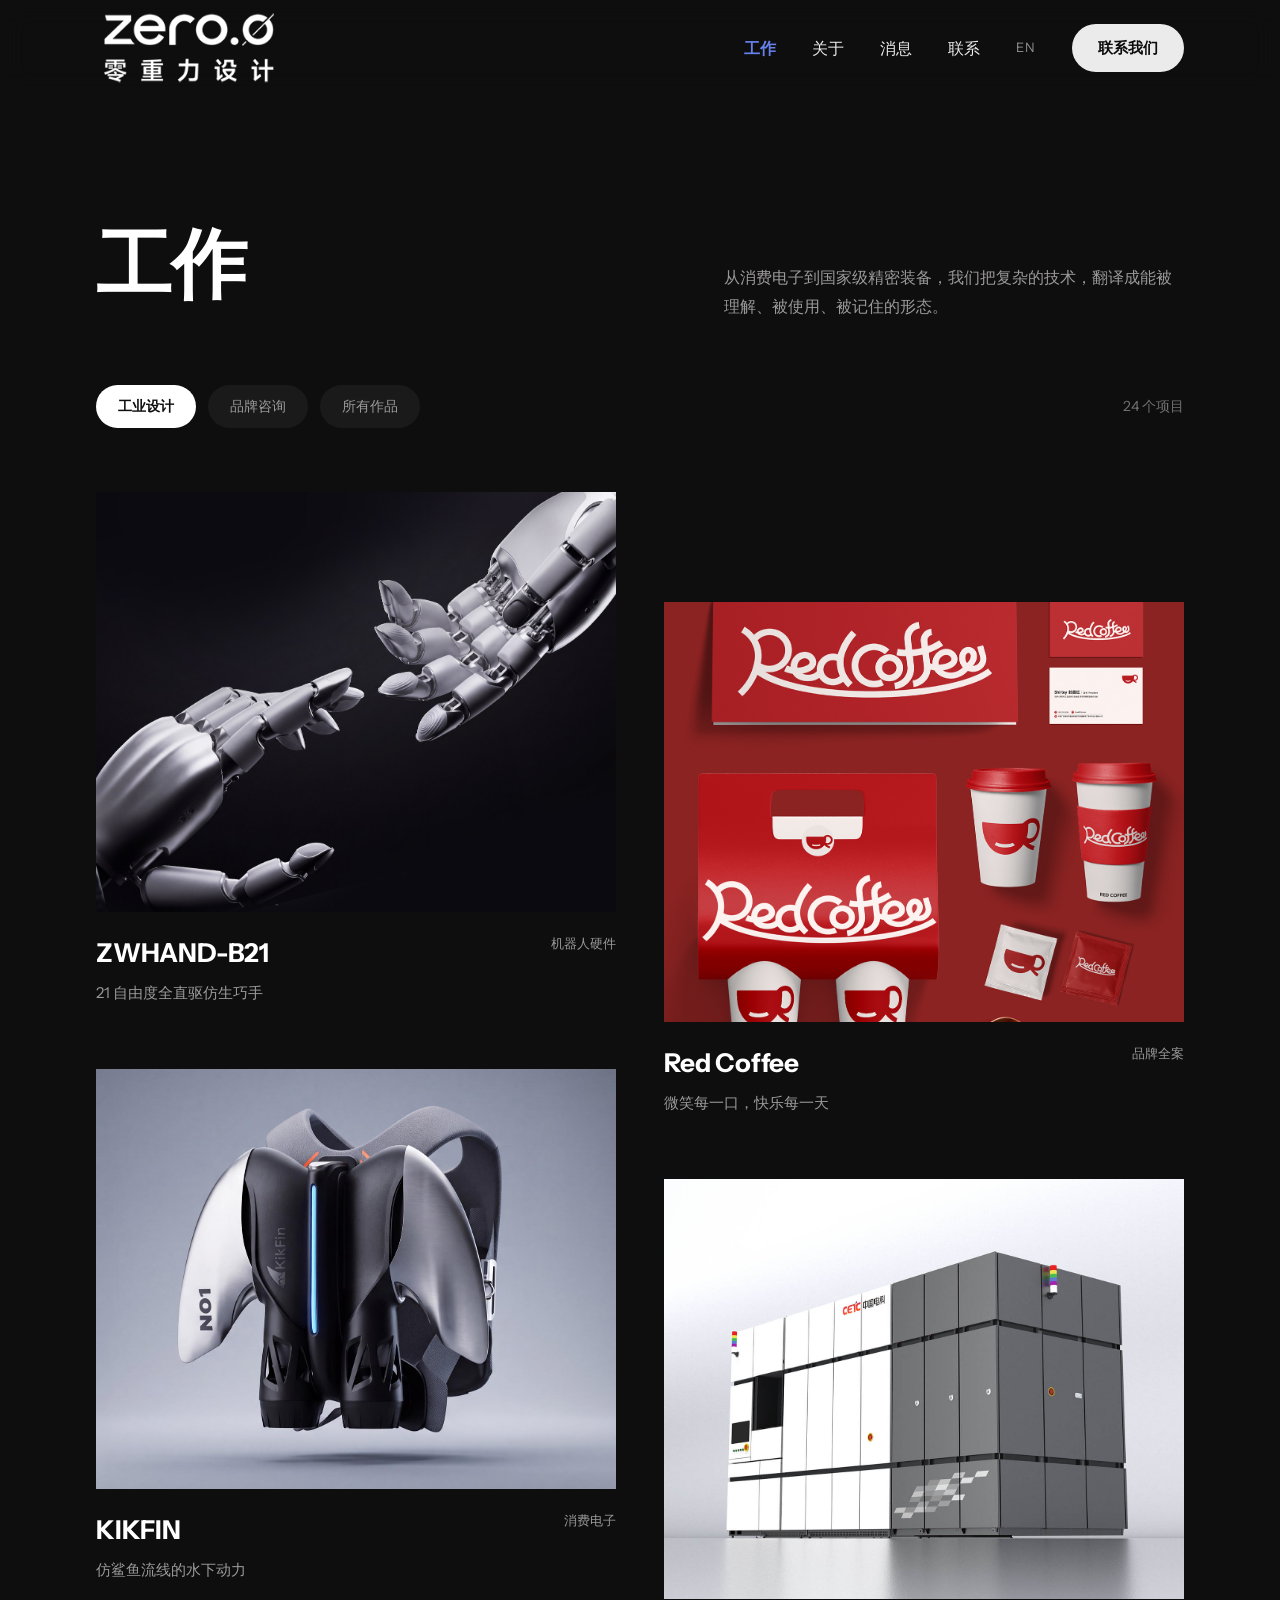
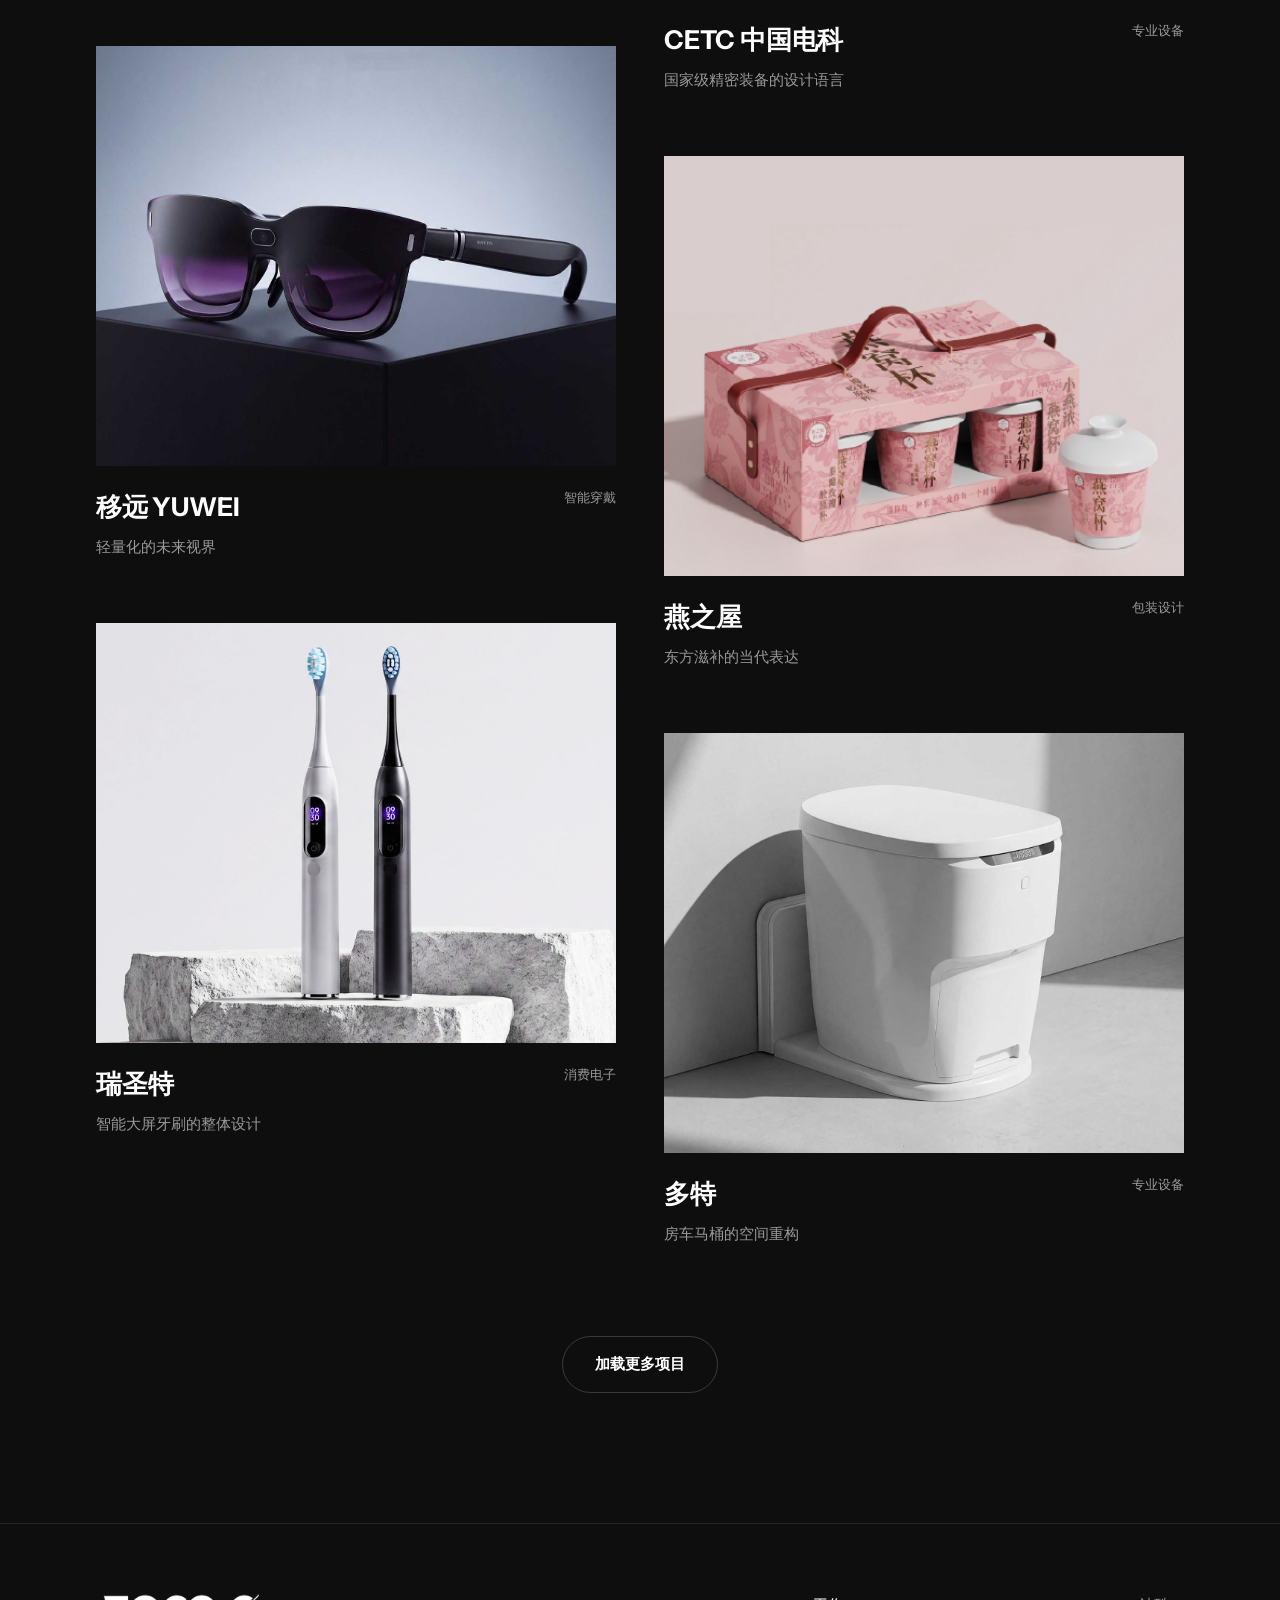
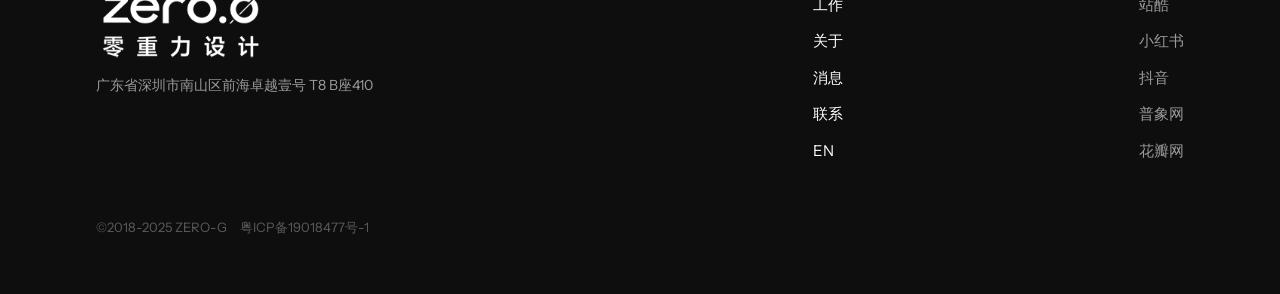
<file: work.html>
<!DOCTYPE html>
<html lang="zh-CN">
<head>
  <!-- 字体已本地化，微信内置浏览器无外部依赖 -->
<meta charset="utf-8">
<meta name="viewport" content="width=device-width,initial-scale=1">
<title>工作 ｜ ZERO-G 零重力设计</title>
<link rel="stylesheet" href="style.css">
<script>document.documentElement.className+=' js'</script>
<script src="main.js" defer></script>
</head>
<body class="theme-dark">
<header class="site-head">
  <div class="wrap">
    <a class="logo" href="index.html" aria-label="ZERO-G"><img src="assets/statics_lingzhongli_images_logo.png" alt="ZERO-G 零重力设计"></a>
    <nav class="nav">
      <a href="work.html" class="active">工作</a><a href="about.html">关于</a><a href="news.html">消息</a><a href="contact.html">联系</a>
      <a class="lang" href="en/work.html">EN</a>
      <a class="btn btn-primary btn-sm" href="contact.html">联系我们</a>
    </nav>
    <button class="menu-toggle" aria-label="菜单" aria-expanded="false" aria-controls="mobile-menu">
      <span></span><span></span>
    </button>
  </div>
</header>
<div class="mobile-menu" id="mobile-menu">
  <nav class="mobile-nav">
    <a href="work.html" class="active">工作</a><a href="about.html">关于</a><a href="news.html">消息</a><a href="contact.html">联系</a>
    <a class="lang" href="en/work.html">EN</a>
    <a class="btn btn-primary" href="contact.html">联系我们</a>
  </nav>
</div>
<section class="wrap">
  <div class="page-title">
    <h1>工作</h1>
    <p>从消费电子到国家级精密装备，我们把复杂的技术，翻译成能被理解、被使用、被记住的形态。</p>
  </div>
  <div class="filters">
    <a class="pill on" href="work.html">工业设计</a>
    <a class="pill" href="work.html">品牌咨询</a>
    <a class="pill" href="work.html">所有作品</a>
    <span class="count">24 个项目</span>
  </div>
  <div class="work-grid">
    <div class="work-col">
    <a class="proj reveal" href="work.html">
      <div class="cover"><img src="assets/uploadfile_file_20260828_1787901038351148.jpg" alt="ZWHAND-B21" loading="lazy"></div>
      <div class="meta">
        <div><h3>ZWHAND-B21</h3><p class="desc">21 自由度全直驱仿生巧手</p></div>
        <span class="tag">机器人硬件</span>
      </div>
    </a>
    <a class="proj reveal" href="work.html">
      <div class="cover"><img src="assets/uploadfile_file_20260827_1787818050917012.jpg" alt="KIKFIN" loading="lazy"></div>
      <div class="meta">
        <div><h3>KIKFIN</h3><p class="desc">仿鲨鱼流线的水下动力</p></div>
        <span class="tag">消费电子</span>
      </div>
    </a>
    <a class="proj reveal" href="work.html">
      <div class="cover"><img src="assets/uploadfile_file_20260827_1787814982174174.jpg" alt="移远 YUWEI" loading="lazy"></div>
      <div class="meta">
        <div><h3>移远 YUWEI</h3><p class="desc">轻量化的未来视界</p></div>
        <span class="tag">智能穿戴</span>
      </div>
    </a>
    <a class="proj reveal" href="work.html">
      <div class="cover"><img src="assets/uploadfile_file_20260829_1787986686409673.jpg" alt="瑞圣特" loading="lazy"></div>
      <div class="meta">
        <div><h3>瑞圣特</h3><p class="desc">智能大屏牙刷的整体设计</p></div>
        <span class="tag">消费电子</span>
      </div>
    </a></div>
    <div class="work-col offset">
    <a class="proj reveal" href="work.html">
      <div class="cover"><img src="assets/uploadfile_file_20250307_1741340321995297.jpg" alt="Red Coffee" loading="lazy"></div>
      <div class="meta">
        <div><h3>Red Coffee</h3><p class="desc">微笑每一口，快乐每一天</p></div>
        <span class="tag">品牌全案</span>
      </div>
    </a>
    <a class="proj reveal" href="work.html">
      <div class="cover"><img src="assets/uploadfile_file_20250513_1747133386804160.jpg" alt="CETC 中国电科" loading="lazy"></div>
      <div class="meta">
        <div><h3>CETC 中国电科</h3><p class="desc">国家级精密装备的设计语言</p></div>
        <span class="tag">专业设备</span>
      </div>
    </a>
    <a class="proj reveal" href="work.html">
      <div class="cover"><img src="assets/uploadfile_file_20260811_1786441893306251.png" alt="燕之屋" loading="lazy"></div>
      <div class="meta">
        <div><h3>燕之屋</h3><p class="desc">东方滋补的当代表达</p></div>
        <span class="tag">包装设计</span>
      </div>
    </a>
    <a class="proj reveal" href="work.html">
      <div class="cover"><img src="assets/uploadfile_file_20260827_1787815755291072.jpg" alt="多特" loading="lazy"></div>
      <div class="meta">
        <div><h3>多特</h3><p class="desc">房车马桶的空间重构</p></div>
        <span class="tag">专业设备</span>
      </div>
    </a></div>
  </div>
  <div style="text-align:center;padding:90px 0 130px">
    <a class="btn btn-ghost" href="work.html">加载更多项目</a>
  </div>
</section>

<footer class="site-foot">
  <div class="wrap">
    <div class="foot-grid">
      <div class="foot-brand">
        <a href="index.html"><img src="assets/statics_lingzhongli_images_logo.png" alt="ZERO-G"></a>
        <p>广东省深圳市南山区前海卓越壹号 T8 B座410</p>
      </div>
      <div class="foot-col"><a href="work.html">工作</a><a href="about.html">关于</a><a href="news.html">消息</a><a href="contact.html">联系</a><a href="en/work.html">EN</a></div>
      <div class="foot-col dim"><a href="https://www.zcool.com.cn/u/19893651" target="_blank" rel="noopener">站酷</a><a href="https://www.xiaohongshu.com/user/profile/6139bd14000000001f038d51" target="_blank" rel="noopener">小红书</a><a href="https://www.douyin.com/" target="_blank" rel="noopener">抖音</a><a href="https://www.puxiang.com/lingzhonglisheji/gallery" target="_blank" rel="noopener">普象网</a><a href="https://huaban.com/space" target="_blank" rel="noopener">花瓣网</a></div>
    </div>
    <div class="copyright">©2018-2025 ZERO-G　粤ICP备19018477号-1</div>
  </div>
</footer>
</body>
</html>
</file>
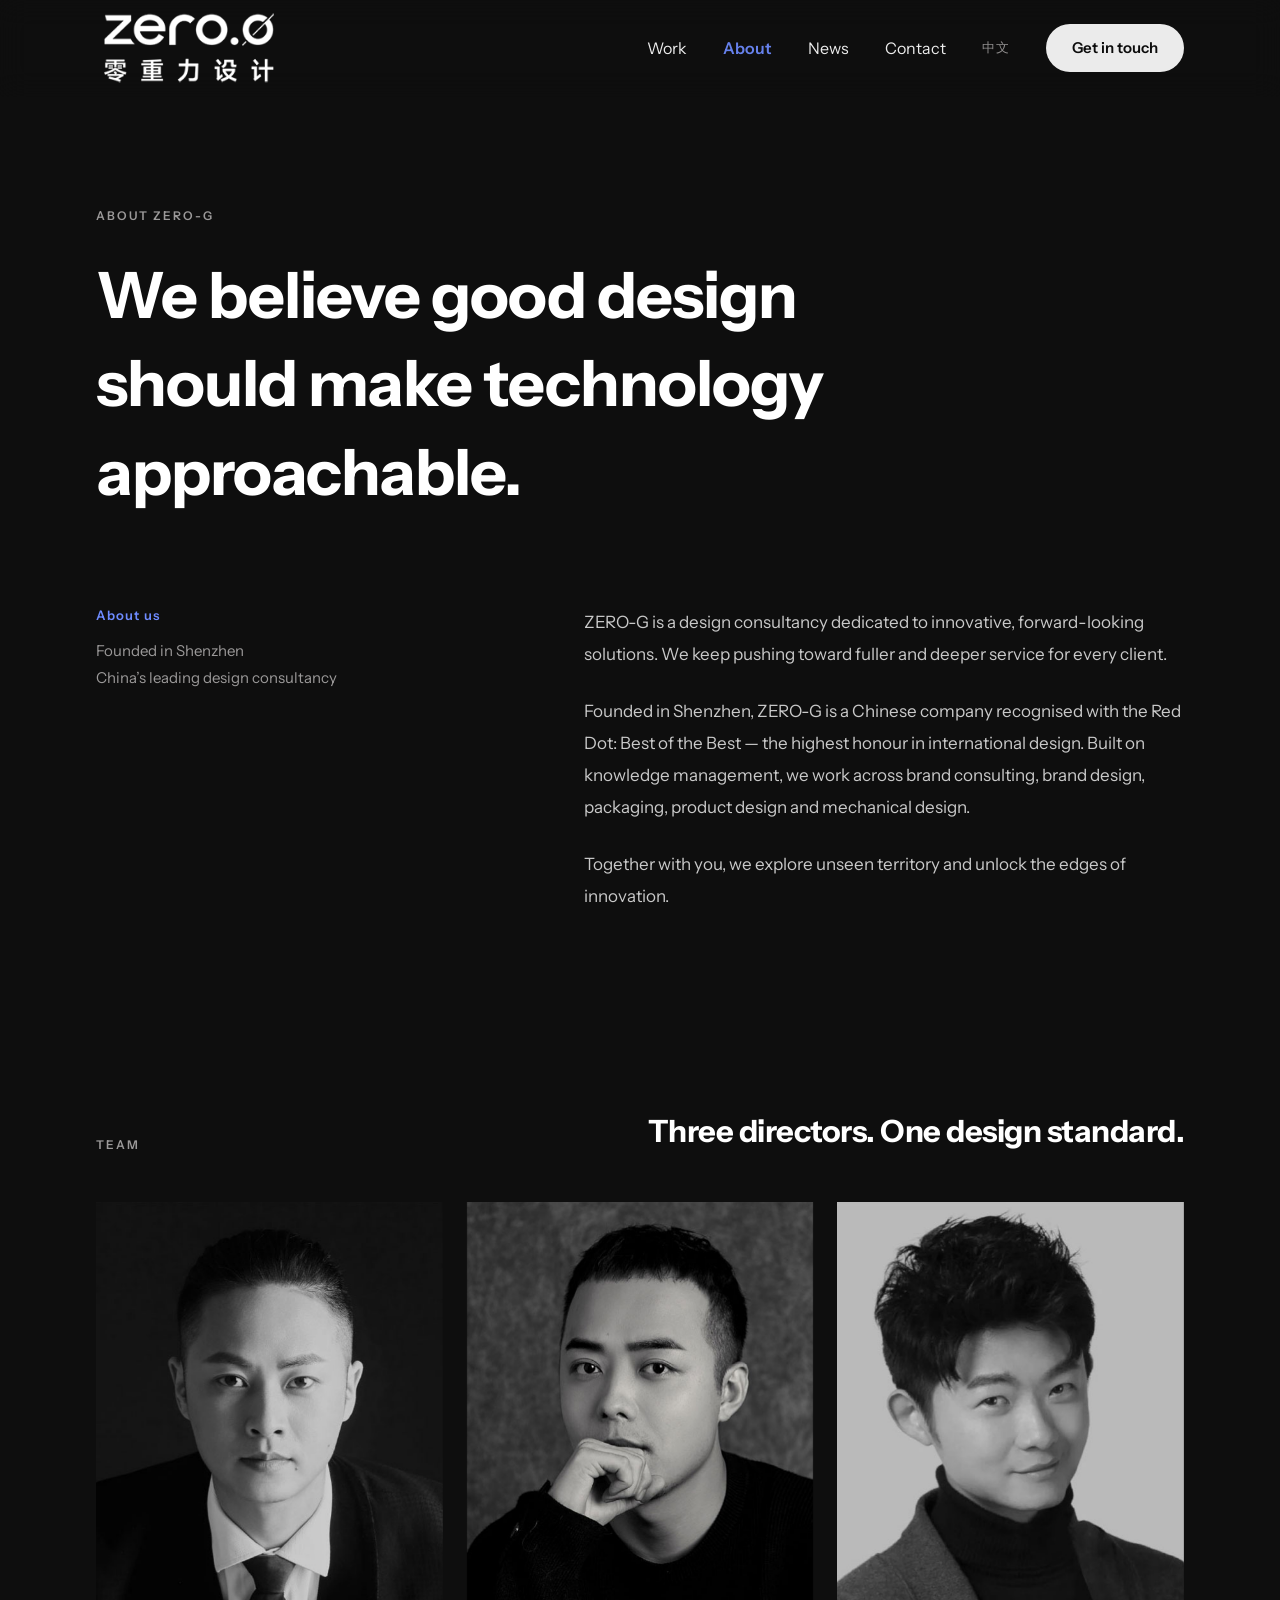
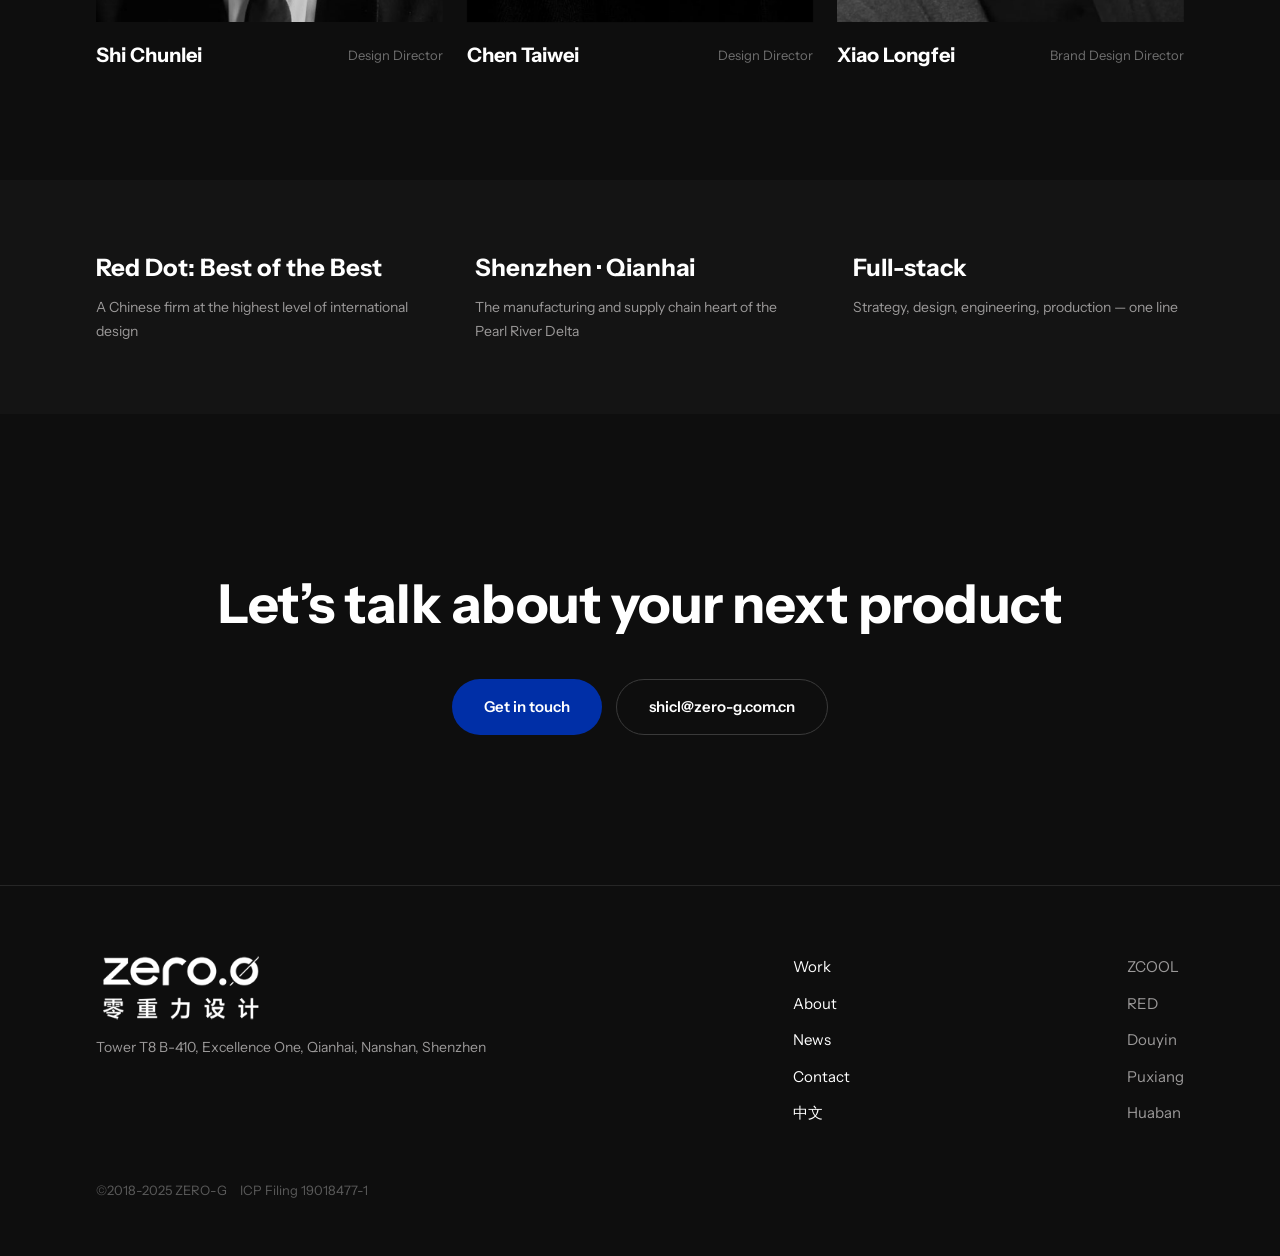
<file: en/about.html>
<!DOCTYPE html>
<html lang="en">
<head>
  <!-- 字体已本地化，微信内置浏览器无外部依赖 -->
<meta charset="utf-8">
<meta name="viewport" content="width=device-width,initial-scale=1">
<title>ABOUT ZERO-G ｜ ZERO-G 零重力设计</title>
<link rel="stylesheet" href="../style.css">
<script>document.documentElement.className+=' js'</script>
<script src="../main.js" defer></script>
</head>
<body class="theme-dark">
<header class="site-head">
  <div class="wrap">
    <a class="logo" href="index.html" aria-label="ZERO-G"><img src="../assets/statics_lingzhongli_images_logo.png" alt="ZERO-G 零重力设计"></a>
    <nav class="nav">
      <a href="work.html">Work</a><a href="about.html" class="active">About</a><a href="news.html">News</a><a href="contact.html">Contact</a>
      <a class="lang" href="../about.html">中文</a>
      <a class="btn btn-primary btn-sm" href="contact.html">Get in touch</a>
    </nav>
    <button class="menu-toggle" aria-label="Menu" aria-expanded="false" aria-controls="mobile-menu">
      <span></span><span></span>
    </button>
  </div>
</header>
<div class="mobile-menu" id="mobile-menu">
  <nav class="mobile-nav">
    <a href="work.html">Work</a><a href="about.html" class="active">About</a><a href="news.html">News</a><a href="contact.html">Contact</a>
    <a class="lang" href="../about.html">中文</a>
    <a class="btn btn-primary" href="contact.html">Get in touch</a>
  </nav>
</div>
<section class="wrap about-hero">
  <div class="eyebrow">ABOUT ZERO-G</div>
  <h1>We believe good design<br>should make technology approachable.</h1>
</section>
<section class="wrap">
  <div class="intro reveal">
    <div><div class="label">About us</div><p>Founded in Shenzhen
China’s leading design consultancy</p></div>
    <div class="body"><p>ZERO-G is a design consultancy dedicated to innovative, forward-looking solutions. We keep pushing toward fuller and deeper service for every client.</p><p>Founded in Shenzhen, ZERO-G is a Chinese company recognised with the Red Dot: Best of the Best — the highest honour in international design. Built on knowledge management, we work across brand consulting, brand design, packaging, product design and mechanical design.</p><p>Together with you, we explore unseen territory and unlock the edges of innovation.</p></div>
  </div>
</section>
<section class="wrap team">
  <div class="section-head" style="margin-bottom:0">
    <div class="eyebrow">TEAM</div>
    <h2 style="font-size:clamp(24px,2.4vw,32px);margin:12px 0 0">Three directors. One design standard.</h2>
  </div>
  <div class="team-row reveal"><div class="member reveal"><img src="../assets/statics_lingzhongli_img_about_img1.jpg" alt="Shi Chunlei" loading="lazy"><div class="meta"><strong>Shi Chunlei</strong><span>Design Director</span></div></div><div class="member reveal"><img src="../assets/statics_lingzhongli_img_about_img2.jpg" alt="Chen Taiwei" loading="lazy"><div class="meta"><strong>Chen Taiwei</strong><span>Design Director</span></div></div><div class="member reveal"><img src="../assets/statics_lingzhongli_img_about_img3.jpg" alt="Xiao Longfei" loading="lazy"><div class="meta"><strong>Xiao Longfei</strong><span>Brand Design Director</span></div></div></div>
</section>
<section class="facts">
  <div class="wrap"><div><h3>Red Dot: Best of the Best</h3><p>A Chinese firm at the highest level of international design</p></div><div><h3>Shenzhen · Qianhai</h3><p>The manufacturing and supply chain heart of the Pearl River Delta</p></div><div><h3>Full-stack</h3><p>Strategy, design, engineering, production — one line</p></div></div>
</section>
<section class="wrap"><div class="cta">
  <h2>Let’s talk about your next product</h2>
  <div class="actions">
    <a class="btn btn-blue" href="contact.html">Get in touch</a>
    <a class="btn btn-ghost" href="mailto:shicl@zero-g.com.cn">shicl@zero-g.com.cn</a>
  </div>
  </div>
</section>

<footer class="site-foot">
  <div class="wrap">
    <div class="foot-grid">
      <div class="foot-brand">
        <a href="index.html"><img src="../assets/statics_lingzhongli_images_logo.png" alt="ZERO-G"></a>
        <p>Tower T8 B-410, Excellence One, Qianhai, Nanshan, Shenzhen</p>
      </div>
      <div class="foot-col"><a href="work.html">Work</a><a href="about.html">About</a><a href="news.html">News</a><a href="contact.html">Contact</a><a href="../about.html">中文</a></div>
      <div class="foot-col dim"><a href="https://www.zcool.com.cn/u/19893651" target="_blank" rel="noopener">ZCOOL</a><a href="https://www.xiaohongshu.com/user/profile/6139bd14000000001f038d51" target="_blank" rel="noopener">RED</a><a href="https://www.douyin.com/" target="_blank" rel="noopener">Douyin</a><a href="https://www.puxiang.com/lingzhonglisheji/gallery" target="_blank" rel="noopener">Puxiang</a><a href="https://huaban.com/space" target="_blank" rel="noopener">Huaban</a></div>
    </div>
    <div class="copyright">©2018-2025 ZERO-G　ICP Filing 19018477-1</div>
  </div>
</footer>
</body>
</html>
</file>
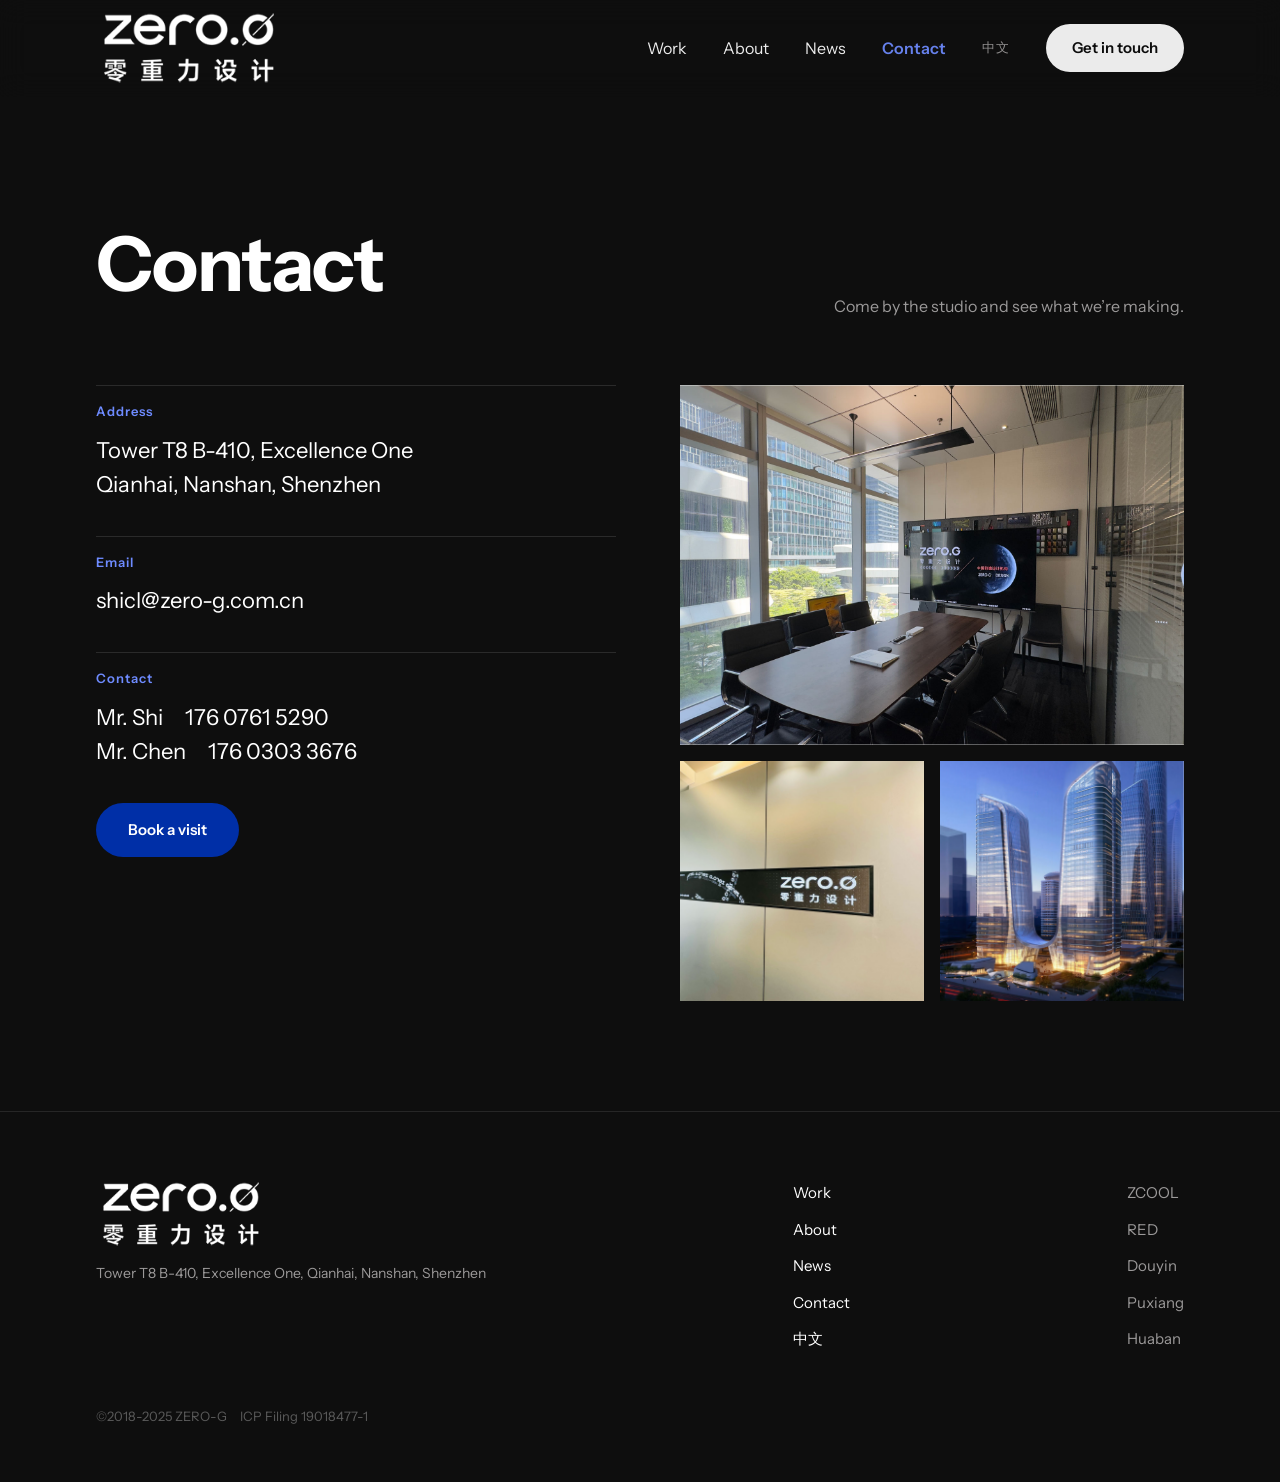
<file: en/contact.html>
<!DOCTYPE html>
<html lang="en">
<head>
  <!-- 字体已本地化，微信内置浏览器无外部依赖 -->
<meta charset="utf-8">
<meta name="viewport" content="width=device-width,initial-scale=1">
<title>Contact ｜ ZERO-G 零重力设计</title>
<link rel="stylesheet" href="../style.css">
<script>document.documentElement.className+=' js'</script>
<script src="../main.js" defer></script>
</head>
<body class="theme-dark">
<header class="site-head">
  <div class="wrap">
    <a class="logo" href="index.html" aria-label="ZERO-G"><img src="../assets/statics_lingzhongli_images_logo.png" alt="ZERO-G 零重力设计"></a>
    <nav class="nav">
      <a href="work.html">Work</a><a href="about.html">About</a><a href="news.html">News</a><a href="contact.html" class="active">Contact</a>
      <a class="lang" href="../contact.html">中文</a>
      <a class="btn btn-primary btn-sm" href="contact.html">Get in touch</a>
    </nav>
    <button class="menu-toggle" aria-label="Menu" aria-expanded="false" aria-controls="mobile-menu">
      <span></span><span></span>
    </button>
  </div>
</header>
<div class="mobile-menu" id="mobile-menu">
  <nav class="mobile-nav">
    <a href="work.html">Work</a><a href="about.html">About</a><a href="news.html">News</a><a href="contact.html" class="active">Contact</a>
    <a class="lang" href="../contact.html">中文</a>
    <a class="btn btn-primary" href="contact.html">Get in touch</a>
  </nav>
</div>
<section class="wrap">
  <div class="page-title">
    <h1>Contact</h1>
    <p>Come by the studio and see what we’re making.</p>
  </div>
  <div class="contact-body">
    <div class="contact-info reveal">
      <div class="info-block reveal"><div class="k">Address</div><div class="v">Tower T8 B-410, Excellence One
Qianhai, Nanshan, Shenzhen</div></div>
      <div class="info-block reveal"><div class="k">Email</div><div class="v"><a href="mailto:shicl@zero-g.com.cn">shicl@zero-g.com.cn</a></div></div>
      <div class="info-block reveal"><div class="k">Contact</div><div class="v">Mr. Shi　176 0761 5290
Mr. Chen　176 0303 3676</div></div>
      <div><a class="btn btn-blue" href="mailto:shicl@zero-g.com.cn">Book a visit</a></div>
    </div>
    <div class="contact-imgs reveal">
      <div class="big"><img src="../assets/statics_lingzhongli_img_contact_img10.jpg" alt="studio" loading="lazy"></div>
      <div class="pair">
        <img src="../assets/statics_lingzhongli_img_contact_img5.jpg" alt="meeting room" loading="lazy">
        <img src="../assets/statics_lingzhongli_img_contact_img3.jpg" alt="office" loading="lazy">
      </div>
    </div>
  </div>
</section>

<footer class="site-foot">
  <div class="wrap">
    <div class="foot-grid">
      <div class="foot-brand">
        <a href="index.html"><img src="../assets/statics_lingzhongli_images_logo.png" alt="ZERO-G"></a>
        <p>Tower T8 B-410, Excellence One, Qianhai, Nanshan, Shenzhen</p>
      </div>
      <div class="foot-col"><a href="work.html">Work</a><a href="about.html">About</a><a href="news.html">News</a><a href="contact.html">Contact</a><a href="../contact.html">中文</a></div>
      <div class="foot-col dim"><a href="https://www.zcool.com.cn/u/19893651" target="_blank" rel="noopener">ZCOOL</a><a href="https://www.xiaohongshu.com/user/profile/6139bd14000000001f038d51" target="_blank" rel="noopener">RED</a><a href="https://www.douyin.com/" target="_blank" rel="noopener">Douyin</a><a href="https://www.puxiang.com/lingzhonglisheji/gallery" target="_blank" rel="noopener">Puxiang</a><a href="https://huaban.com/space" target="_blank" rel="noopener">Huaban</a></div>
    </div>
    <div class="copyright">©2018-2025 ZERO-G　ICP Filing 19018477-1</div>
  </div>
</footer>
</body>
</html>
</file>
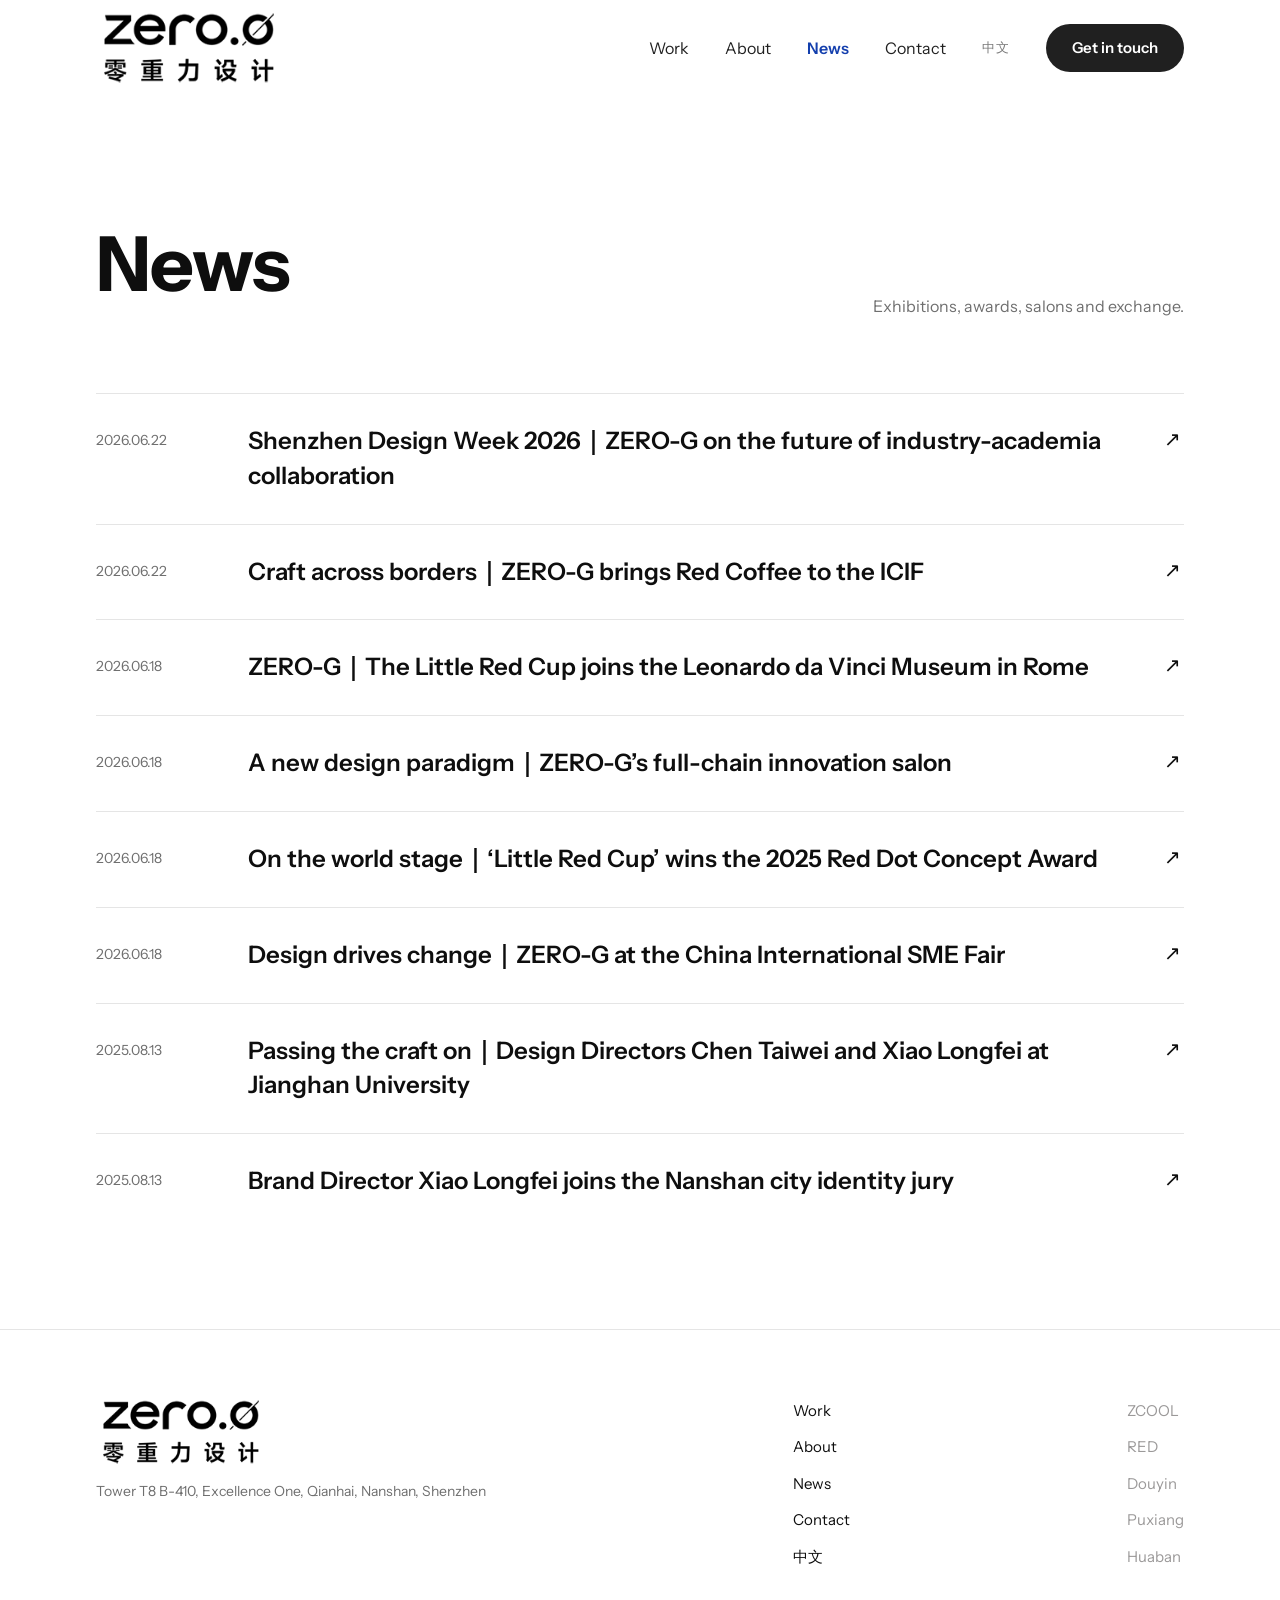
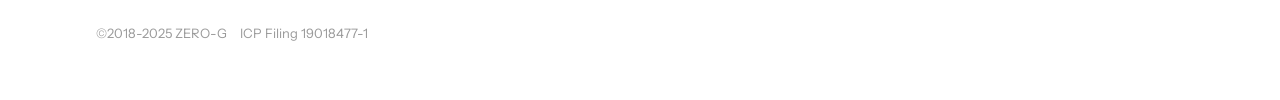
<file: en/news.html>
<!DOCTYPE html>
<html lang="en">
<head>
  <!-- 字体已本地化，微信内置浏览器无外部依赖 -->
<meta charset="utf-8">
<meta name="viewport" content="width=device-width,initial-scale=1">
<title>News ｜ ZERO-G 零重力设计</title>
<link rel="stylesheet" href="../style.css">
<script>document.documentElement.className+=' js'</script>
<script src="../main.js" defer></script>
</head>
<body class="theme-light">
<header class="site-head">
  <div class="wrap">
    <a class="logo" href="index.html" aria-label="ZERO-G"><img src="../assets/statics_lingzhongli_images_logo2.png" alt="ZERO-G 零重力设计"></a>
    <nav class="nav">
      <a href="work.html">Work</a><a href="about.html">About</a><a href="news.html" class="active">News</a><a href="contact.html">Contact</a>
      <a class="lang" href="../news.html">中文</a>
      <a class="btn btn-primary btn-sm" href="contact.html">Get in touch</a>
    </nav>
    <button class="menu-toggle" aria-label="Menu" aria-expanded="false" aria-controls="mobile-menu">
      <span></span><span></span>
    </button>
  </div>
</header>
<div class="mobile-menu" id="mobile-menu">
  <nav class="mobile-nav">
    <a href="work.html">Work</a><a href="about.html">About</a><a href="news.html" class="active">News</a><a href="contact.html">Contact</a>
    <a class="lang" href="../news.html">中文</a>
    <a class="btn btn-primary" href="contact.html">Get in touch</a>
  </nav>
</div>
<section class="wrap">
  <div class="page-title">
    <h1>News</h1>
    <p>Exhibitions, awards, salons and exchange.</p>
  </div>
  <div class="news-list"><a class="news-item reveal" href="news.html"><span class="date">2026.06.22</span><h3>Shenzhen Design Week 2026｜ZERO-G on the future of industry-academia collaboration</h3><span class="arrow">↗</span></a><a class="news-item reveal" href="news.html"><span class="date">2026.06.22</span><h3>Craft across borders｜ZERO-G brings Red Coffee to the ICIF</h3><span class="arrow">↗</span></a><a class="news-item reveal" href="news.html"><span class="date">2026.06.18</span><h3>ZERO-G｜The Little Red Cup joins the Leonardo da Vinci Museum in Rome</h3><span class="arrow">↗</span></a><a class="news-item reveal" href="news.html"><span class="date">2026.06.18</span><h3>A new design paradigm｜ZERO-G’s full-chain innovation salon</h3><span class="arrow">↗</span></a><a class="news-item reveal" href="news.html"><span class="date">2026.06.18</span><h3>On the world stage｜‘Little Red Cup’ wins the 2025 Red Dot Concept Award</h3><span class="arrow">↗</span></a><a class="news-item reveal" href="news.html"><span class="date">2026.06.18</span><h3>Design drives change｜ZERO-G at the China International SME Fair</h3><span class="arrow">↗</span></a><a class="news-item reveal" href="news.html"><span class="date">2025.08.13</span><h3>Passing the craft on｜Design Directors Chen Taiwei and Xiao Longfei at Jianghan University</h3><span class="arrow">↗</span></a><a class="news-item reveal" href="news.html"><span class="date">2025.08.13</span><h3>Brand Director Xiao Longfei joins the Nanshan city identity jury</h3><span class="arrow">↗</span></a></div>
  <div style="height:100px"></div>
</section>

<footer class="site-foot">
  <div class="wrap">
    <div class="foot-grid">
      <div class="foot-brand">
        <a href="index.html"><img src="../assets/statics_lingzhongli_images_logo2.png" alt="ZERO-G"></a>
        <p>Tower T8 B-410, Excellence One, Qianhai, Nanshan, Shenzhen</p>
      </div>
      <div class="foot-col"><a href="work.html">Work</a><a href="about.html">About</a><a href="news.html">News</a><a href="contact.html">Contact</a><a href="../news.html">中文</a></div>
      <div class="foot-col dim"><a href="https://www.zcool.com.cn/u/19893651" target="_blank" rel="noopener">ZCOOL</a><a href="https://www.xiaohongshu.com/user/profile/6139bd14000000001f038d51" target="_blank" rel="noopener">RED</a><a href="https://www.douyin.com/" target="_blank" rel="noopener">Douyin</a><a href="https://www.puxiang.com/lingzhonglisheji/gallery" target="_blank" rel="noopener">Puxiang</a><a href="https://huaban.com/space" target="_blank" rel="noopener">Huaban</a></div>
    </div>
    <div class="copyright">©2018-2025 ZERO-G　ICP Filing 19018477-1</div>
  </div>
</footer>
</body>
</html>
</file>
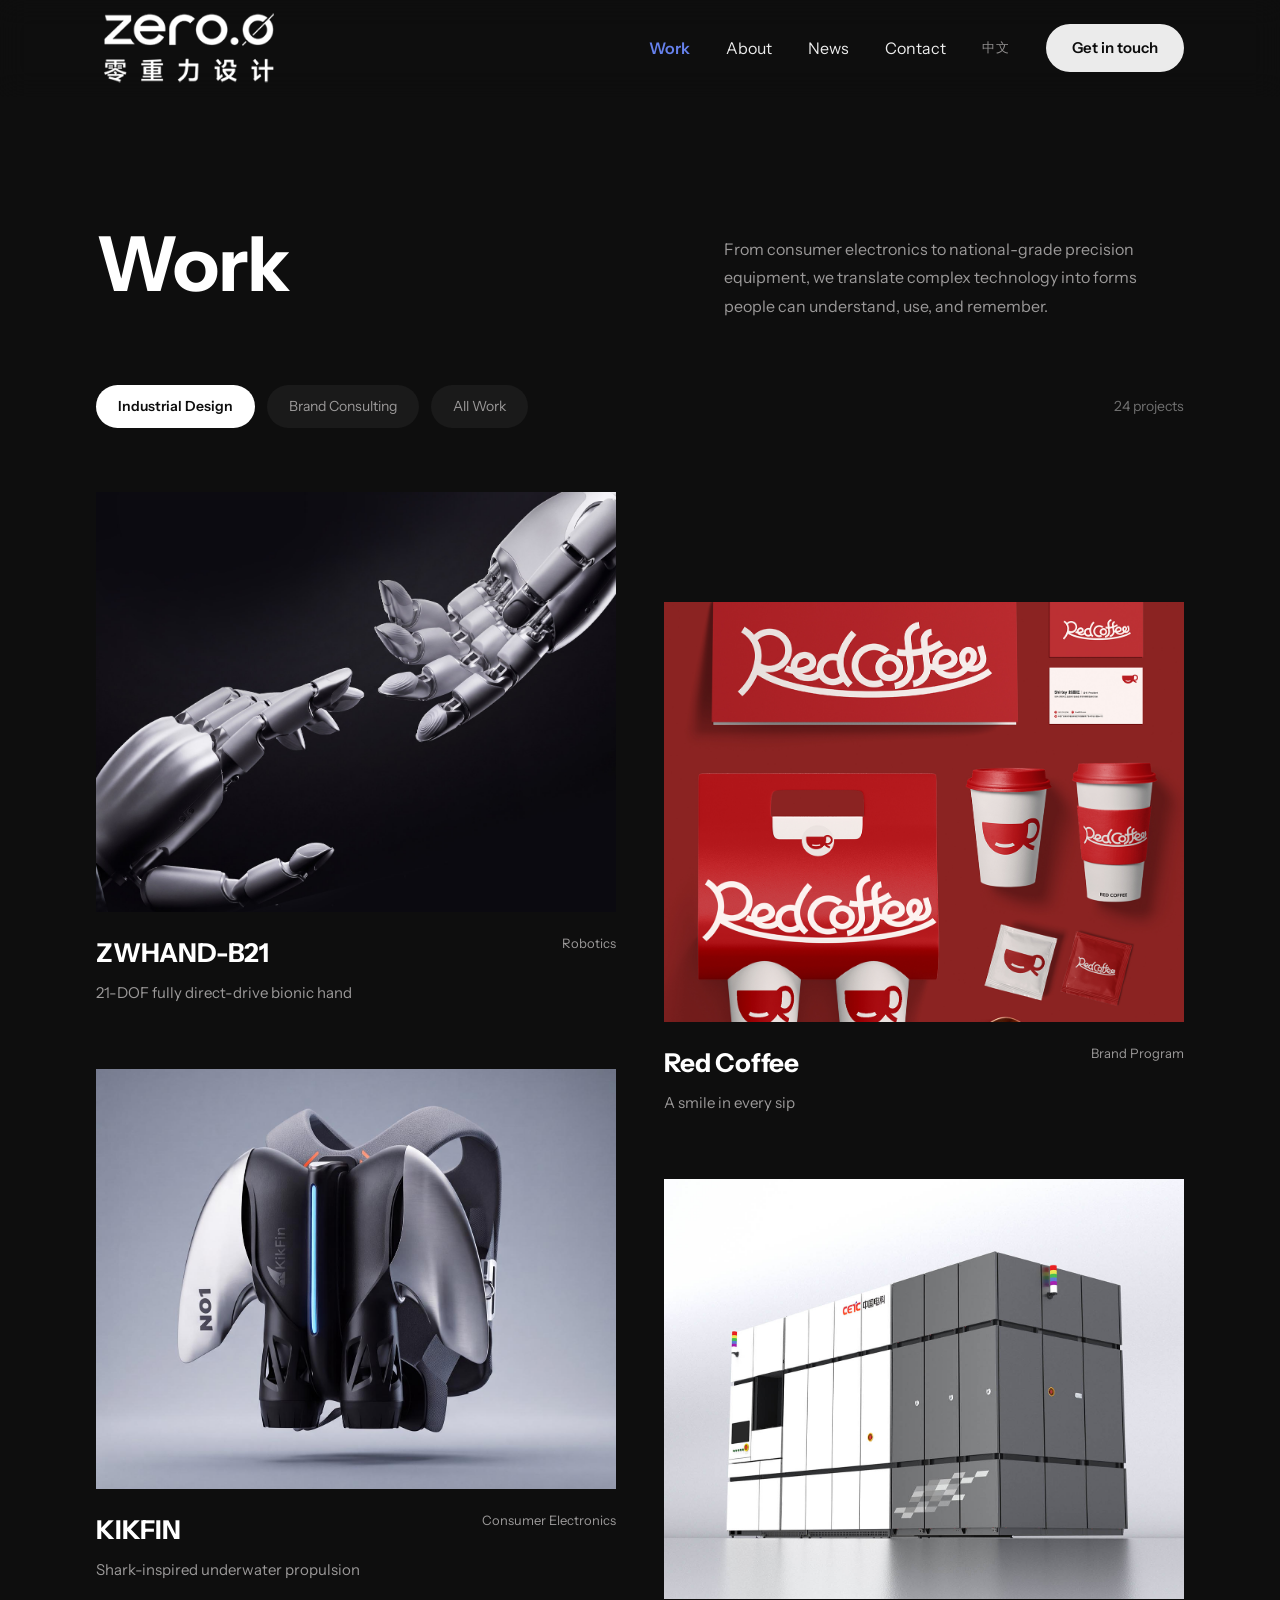
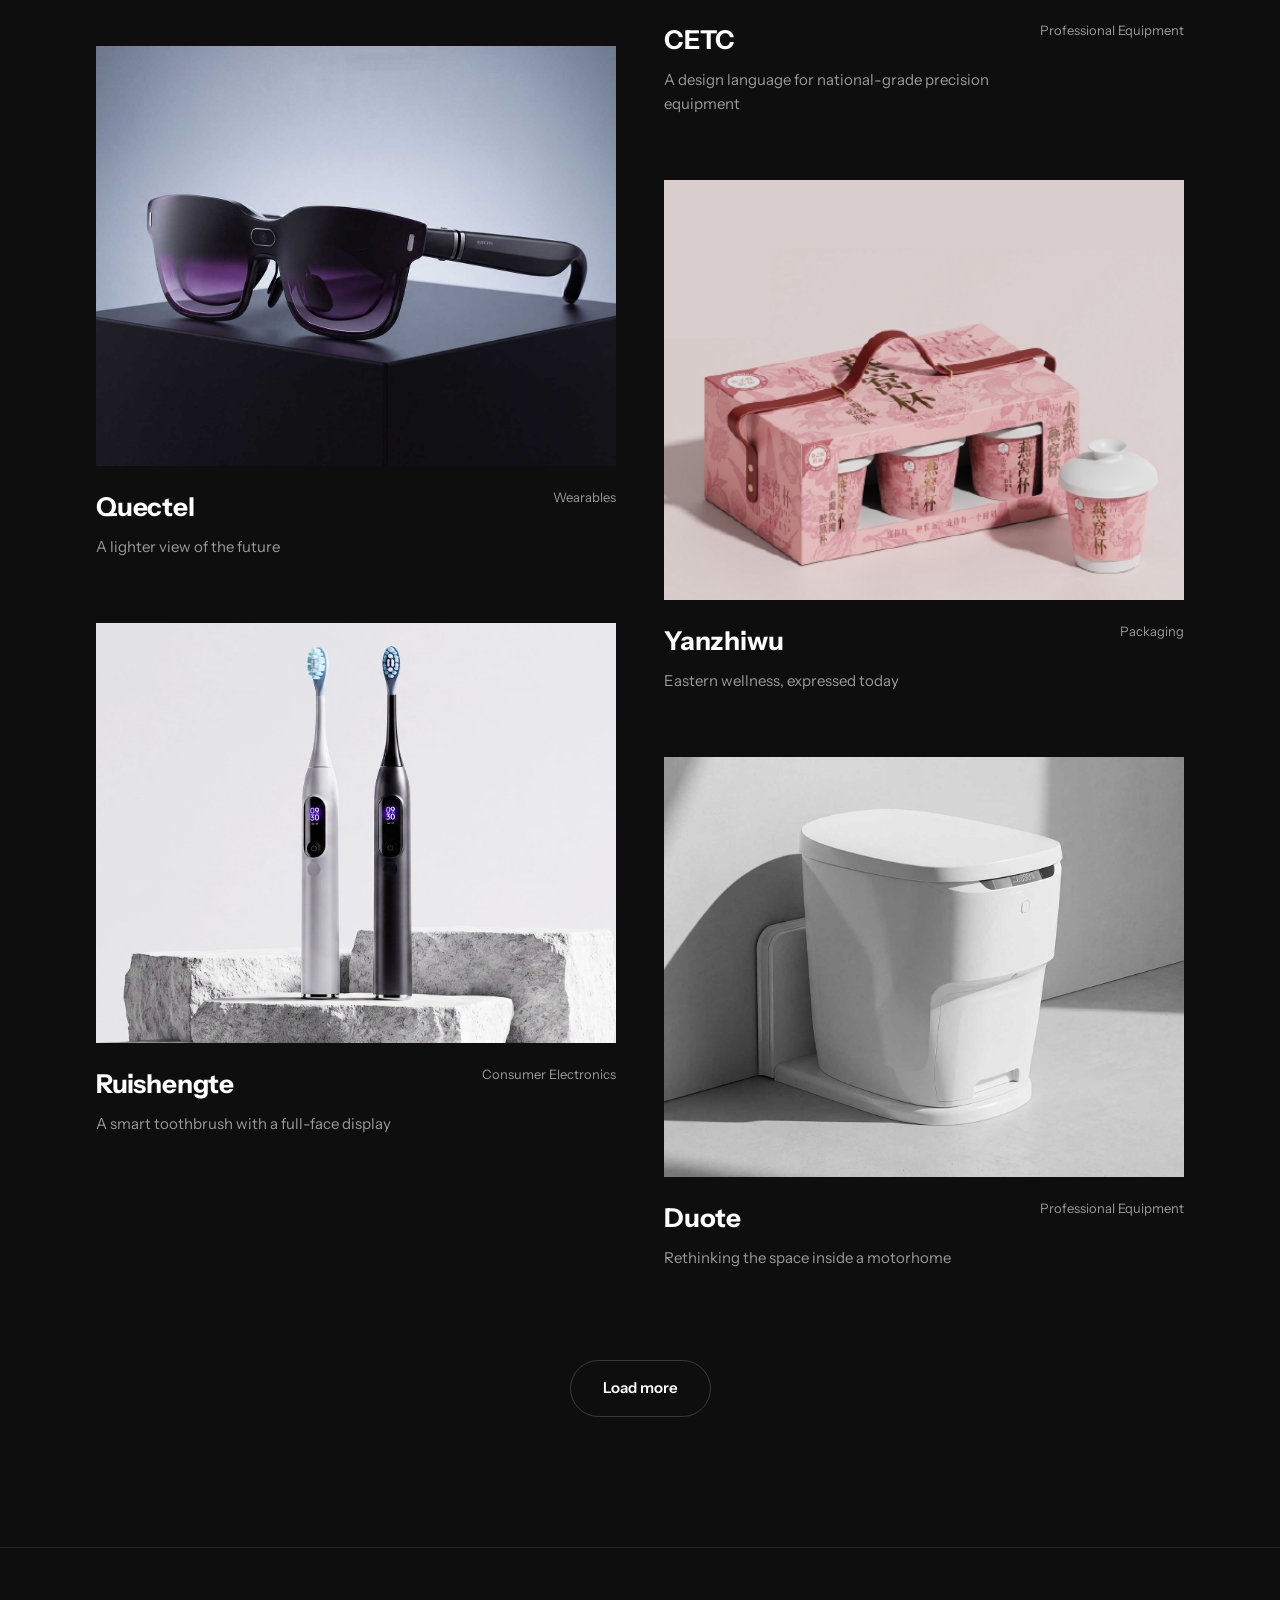
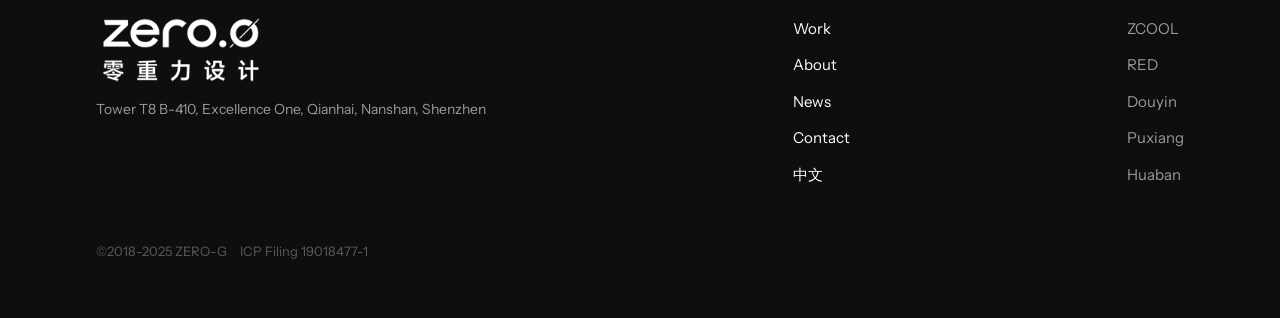
<file: en/work.html>
<!DOCTYPE html>
<html lang="en">
<head>
  <!-- 字体已本地化，微信内置浏览器无外部依赖 -->
<meta charset="utf-8">
<meta name="viewport" content="width=device-width,initial-scale=1">
<title>Work ｜ ZERO-G 零重力设计</title>
<link rel="stylesheet" href="../style.css">
<script>document.documentElement.className+=' js'</script>
<script src="../main.js" defer></script>
</head>
<body class="theme-dark">
<header class="site-head">
  <div class="wrap">
    <a class="logo" href="index.html" aria-label="ZERO-G"><img src="../assets/statics_lingzhongli_images_logo.png" alt="ZERO-G 零重力设计"></a>
    <nav class="nav">
      <a href="work.html" class="active">Work</a><a href="about.html">About</a><a href="news.html">News</a><a href="contact.html">Contact</a>
      <a class="lang" href="../work.html">中文</a>
      <a class="btn btn-primary btn-sm" href="contact.html">Get in touch</a>
    </nav>
    <button class="menu-toggle" aria-label="Menu" aria-expanded="false" aria-controls="mobile-menu">
      <span></span><span></span>
    </button>
  </div>
</header>
<div class="mobile-menu" id="mobile-menu">
  <nav class="mobile-nav">
    <a href="work.html" class="active">Work</a><a href="about.html">About</a><a href="news.html">News</a><a href="contact.html">Contact</a>
    <a class="lang" href="../work.html">中文</a>
    <a class="btn btn-primary" href="contact.html">Get in touch</a>
  </nav>
</div>
<section class="wrap">
  <div class="page-title">
    <h1>Work</h1>
    <p>From consumer electronics to national-grade precision equipment, we translate complex technology into forms people can understand, use, and remember.</p>
  </div>
  <div class="filters">
    <a class="pill on" href="work.html">Industrial Design</a>
    <a class="pill" href="work.html">Brand Consulting</a>
    <a class="pill" href="work.html">All Work</a>
    <span class="count">24 projects</span>
  </div>
  <div class="work-grid">
    <div class="work-col">
    <a class="proj reveal" href="work.html">
      <div class="cover"><img src="../assets/uploadfile_file_20260828_1787901038351148.jpg" alt="ZWHAND-B21" loading="lazy"></div>
      <div class="meta">
        <div><h3>ZWHAND-B21</h3><p class="desc">21-DOF fully direct-drive bionic hand</p></div>
        <span class="tag">Robotics</span>
      </div>
    </a>
    <a class="proj reveal" href="work.html">
      <div class="cover"><img src="../assets/uploadfile_file_20260827_1787818050917012.jpg" alt="KIKFIN" loading="lazy"></div>
      <div class="meta">
        <div><h3>KIKFIN</h3><p class="desc">Shark-inspired underwater propulsion</p></div>
        <span class="tag">Consumer Electronics</span>
      </div>
    </a>
    <a class="proj reveal" href="work.html">
      <div class="cover"><img src="../assets/uploadfile_file_20260827_1787814982174174.jpg" alt="Quectel" loading="lazy"></div>
      <div class="meta">
        <div><h3>Quectel</h3><p class="desc">A lighter view of the future</p></div>
        <span class="tag">Wearables</span>
      </div>
    </a>
    <a class="proj reveal" href="work.html">
      <div class="cover"><img src="../assets/uploadfile_file_20260829_1787986686409673.jpg" alt="Ruishengte" loading="lazy"></div>
      <div class="meta">
        <div><h3>Ruishengte</h3><p class="desc">A smart toothbrush with a full-face display</p></div>
        <span class="tag">Consumer Electronics</span>
      </div>
    </a></div>
    <div class="work-col offset">
    <a class="proj reveal" href="work.html">
      <div class="cover"><img src="../assets/uploadfile_file_20250307_1741340321995297.jpg" alt="Red Coffee" loading="lazy"></div>
      <div class="meta">
        <div><h3>Red Coffee</h3><p class="desc">A smile in every sip</p></div>
        <span class="tag">Brand Program</span>
      </div>
    </a>
    <a class="proj reveal" href="work.html">
      <div class="cover"><img src="../assets/uploadfile_file_20250513_1747133386804160.jpg" alt="CETC" loading="lazy"></div>
      <div class="meta">
        <div><h3>CETC</h3><p class="desc">A design language for national-grade precision equipment</p></div>
        <span class="tag">Professional Equipment</span>
      </div>
    </a>
    <a class="proj reveal" href="work.html">
      <div class="cover"><img src="../assets/uploadfile_file_20260811_1786441893306251.png" alt="Yanzhiwu" loading="lazy"></div>
      <div class="meta">
        <div><h3>Yanzhiwu</h3><p class="desc">Eastern wellness, expressed today</p></div>
        <span class="tag">Packaging</span>
      </div>
    </a>
    <a class="proj reveal" href="work.html">
      <div class="cover"><img src="../assets/uploadfile_file_20260827_1787815755291072.jpg" alt="Duote" loading="lazy"></div>
      <div class="meta">
        <div><h3>Duote</h3><p class="desc">Rethinking the space inside a motorhome</p></div>
        <span class="tag">Professional Equipment</span>
      </div>
    </a></div>
  </div>
  <div style="text-align:center;padding:90px 0 130px">
    <a class="btn btn-ghost" href="work.html">Load more</a>
  </div>
</section>

<footer class="site-foot">
  <div class="wrap">
    <div class="foot-grid">
      <div class="foot-brand">
        <a href="index.html"><img src="../assets/statics_lingzhongli_images_logo.png" alt="ZERO-G"></a>
        <p>Tower T8 B-410, Excellence One, Qianhai, Nanshan, Shenzhen</p>
      </div>
      <div class="foot-col"><a href="work.html">Work</a><a href="about.html">About</a><a href="news.html">News</a><a href="contact.html">Contact</a><a href="../work.html">中文</a></div>
      <div class="foot-col dim"><a href="https://www.zcool.com.cn/u/19893651" target="_blank" rel="noopener">ZCOOL</a><a href="https://www.xiaohongshu.com/user/profile/6139bd14000000001f038d51" target="_blank" rel="noopener">RED</a><a href="https://www.douyin.com/" target="_blank" rel="noopener">Douyin</a><a href="https://www.puxiang.com/lingzhonglisheji/gallery" target="_blank" rel="noopener">Puxiang</a><a href="https://huaban.com/space" target="_blank" rel="noopener">Huaban</a></div>
    </div>
    <div class="copyright">©2018-2025 ZERO-G　ICP Filing 19018477-1</div>
  </div>
</footer>
</body>
</html>
</file>
<file: style.css>
/* Instrument Sans 本地化：避免微信内置浏览器请求 Google Fonts 被墙导致首屏卡住 */
@font-face {
  font-family: "Instrument Sans";
  font-style: normal;
  font-weight: 400 700;
  font-display: swap;
  src: url("assets/fonts/instrument-sans-latin.woff2") format("woff2");
  unicode-range: U+0000-00FF, U+0131, U+0152-0153, U+02BB-02BC, U+02C6, U+02DA, U+02DC, U+0304, U+0308, U+0329, U+2000-206F, U+20AC, U+2122, U+2191, U+2193, U+2212, U+2215, U+FEFF, U+FFFD;
}

:root{
  --blue:#002FA7;--blue-lit:#6E8BFF;--ink:#0E0E0E;--ink2:#141414;
  --paper:#fff;--mute:#6F6F6F;--mute-d:#9B9999;--line:#262626;--line-l:#E5E5E5;
}
*{box-sizing:border-box}
html{scroll-behavior:smooth}
body{margin:0;background:var(--ink);color:#fff;
  font-family:"Instrument Sans","PingFang SC","HarmonyOS Sans SC","Noto Sans CJK SC","Microsoft YaHei",system-ui,-apple-system,"Segoe UI",Arial,sans-serif;
  -webkit-font-smoothing:antialiased;line-height:1.5}
body.theme-light{background:var(--paper);color:var(--ink)}
a{color:inherit;text-decoration:none}
img{display:block;width:100%;height:100%;object-fit:cover}
.wrap{max-width:1440px;margin:0 auto;padding:0 96px}
.mute{color:var(--mute-d)}
body.theme-light .mute{color:var(--mute)}
.eyebrow{font-size:12px;font-weight:600;letter-spacing:2px;text-transform:uppercase;color:var(--mute-d)}
body.theme-light .eyebrow{color:var(--mute)}

/* announce */
.announce{background:var(--blue);color:#fff;font-size:14px;font-weight:500}
.announce .wrap{display:flex;align-items:center;justify-content:space-between;height:48px;gap:24px}
.announce a{text-decoration:underline;text-underline-offset:3px}

/* header */
.site-head{position:sticky;top:0;z-index:60;background:rgba(14,14,14,.86);
  backdrop-filter:blur(14px);border-bottom:1px solid transparent;transition:border-color .2s}
body.theme-light .site-head{background:rgba(255,255,255,.9)}
.site-head:hover{border-bottom-color:var(--line)}
body.theme-light .site-head:hover{border-bottom-color:var(--line-l)}
.site-head .wrap{display:flex;align-items:center;justify-content:space-between;height:96px}
.logo img{width:186px;height:70px;object-fit:contain}
.nav{display:flex;align-items:center;gap:36px;font-size:16px}
.nav a{opacity:.92;transition:color .18s,opacity .18s}
.nav a:hover{color:var(--blue-lit);opacity:1}
body.theme-light .nav a:hover{color:var(--blue)}
.nav a.active{color:var(--blue-lit);font-weight:600}
body.theme-light .nav a.active{color:var(--blue)}
.nav .lang{font-size:13px;letter-spacing:1px;color:var(--mute-d)}
body.theme-light .nav .lang{color:var(--mute)}

/* buttons */
.btn{display:inline-flex;align-items:center;justify-content:center;border-radius:999px;
  padding:16px 32px;font-size:15px;font-weight:600;transition:transform .18s,background .18s,color .18s,border-color .18s}
.btn:hover{transform:translateY(-1px)}
.btn-sm{padding:13px 26px}
.btn-primary{background:#fff;color:var(--ink)}
.btn-primary:hover{background:#E9E9E9}
body.theme-light .btn-primary{background:var(--ink);color:#fff}
body.theme-light .btn-primary:hover{background:#000}
.btn-blue{background:var(--blue);color:#fff}
.btn-blue:hover{background:#0038C8}
.btn-ghost{border:1px solid #3A3A3A;color:#fff}
.btn-ghost:hover{border-color:var(--blue-lit);color:var(--blue-lit)}
body.theme-light .btn-ghost{border-color:#CFCFCF;color:var(--ink)}
body.theme-light .btn-ghost:hover{border-color:var(--blue);color:var(--blue)}

/* hero */
.hero{padding:110px 0 90px;text-align:center}
.hero h1{font-size:clamp(30px,7.2vw,76px);line-height:1.24;letter-spacing:-1px;margin:26px 0 0;font-weight:700}
.hero p{max-width:720px;margin:26px auto 0;font-size:17px;line-height:1.75;color:var(--mute-d)}
.hero .actions{display:flex;gap:14px;justify-content:center;margin-top:36px;flex-wrap:wrap}

/* figure */
.figure{position:relative}
.figure img{height:600px}
.figure .cap{position:absolute;left:96px;bottom:44px}
.figure .cap strong{display:block;font-size:20px;font-weight:600;letter-spacing:1px}
.figure .cap span{font-size:15px;color:rgba(255,255,255,.8)}

/* video hero */
.hero--video{position:relative;overflow:hidden;background:var(--ink);
  min-height:min(80vh,880px);display:flex;align-items:center;justify-content:center;
  padding:130px 0 150px}
.hero--video .hero-bg{position:absolute;inset:0;width:100%;height:100%;object-fit:cover;z-index:0;
  filter:brightness(.55) saturate(1.05)}
.hero--video::after{content:"";position:absolute;inset:0;z-index:1;pointer-events:none;
  background:linear-gradient(180deg,rgba(10,10,10,.92) 0%,rgba(10,10,10,.72) 32%,
             rgba(10,10,10,.72) 68%,rgba(10,10,10,.94) 100%)}
.hero--video .wrap{position:relative;z-index:2;width:100%}
.hero--video h1{text-shadow:0 2px 44px rgba(0,0,0,.55)}
.hero--video p{color:#E6E6E6;text-shadow:0 1px 26px rgba(0,0,0,.55)}
.hero--video .cap{position:absolute;left:96px;bottom:46px;z-index:2}
.hero--video .cap strong{display:block;font-size:20px;font-weight:600;letter-spacing:1px}
.hero--video .cap span{font-size:15px;color:rgba(255,255,255,.82)}

/* sections */
.section{padding:130px 0 120px}
.section.light{background:var(--paper);color:var(--ink)}
.section-head{display:flex;align-items:flex-end;justify-content:space-between;gap:24px;margin-bottom:64px}
.section-head h2{font-size:clamp(30px,3.2vw,44px);letter-spacing:-.5px;margin:12px 0 0;font-weight:700}
.linkmore{font-size:15px;font-weight:500;color:var(--mute);white-space:nowrap}
.linkmore:hover{color:var(--blue)}
body.theme-dark .linkmore:hover{color:var(--blue-lit)}

/* project rows */
.duo{display:grid;grid-template-columns:1.8fr 1fr;gap:40px;align-items:start}
.duo.rev{grid-template-columns:1fr 1.8fr}
.proj{display:block}
.proj .cover{overflow:hidden;background:#1A1A1A}
.proj .cover img{height:470px;transition:transform .6s cubic-bezier(.2,.7,.2,1)}
.proj:hover .cover img{transform:scale(1.03)}
.proj .meta{display:flex;justify-content:space-between;align-items:flex-start;gap:24px;margin-top:22px}
.proj h3{margin:0;font-size:26px;font-weight:700;letter-spacing:-.2px}
.proj .desc{margin:8px 0 0;font-size:15px;line-height:1.6;color:var(--mute)}
body.theme-dark .proj .desc{color:var(--mute-d)}
.proj .tag{font-size:13px;color:var(--mute);white-space:nowrap}
body.theme-dark .proj .tag{color:var(--mute-d)}
.rows{display:flex;flex-direction:column;gap:88px}

/* capabilities */
.caps{display:grid;grid-template-columns:repeat(4,1fr);gap:48px;margin-top:56px}
.cap{border-top:1px solid #333;padding-top:20px}
.cap .num{font-size:13px;font-weight:600;letter-spacing:1px;color:var(--mute-d)}
.cap h3{margin:14px 0 10px;font-size:24px;font-weight:700}
.cap p{margin:0;font-size:15px;line-height:1.75;color:var(--mute-d)}

/* clients */
.clients{display:grid;grid-template-columns:repeat(5,1fr);gap:20px 24px;margin-top:48px}
.client{display:flex;flex-direction:column;align-items:center;gap:12px;padding:20px 8px;
  border-radius:14px;transition:background .35s var(--ease),transform .35s var(--ease)}
.client .mark{width:58px;height:58px;border-radius:50%;border:1px solid #D9D9D9;
  display:flex;align-items:center;justify-content:center;
  font-size:20px;font-weight:600;letter-spacing:0;color:#7A7A7A;
  transition:border-color .32s var(--ease),color .32s var(--ease),background .32s var(--ease),transform .32s var(--ease)}
.client .cname{font-size:13px;color:var(--mute);letter-spacing:.2px;
  transition:color .32s var(--ease)}
.client:hover{background:#F6F6F6;transform:translateY(-2px)}
.client:hover .mark{border-color:var(--blue);background:var(--blue);color:#fff;transform:scale(1.04)}
.client:hover .cname{color:var(--ink)}

/* cta */
.cta{text-align:center;padding-top:150px;padding-bottom:150px}
.cta h2{font-size:clamp(32px,4.2vw,60px);letter-spacing:-.5px;margin:0;font-weight:700}
.cta p{margin:20px 0 0;font-size:17px;color:var(--mute-d)}
.cta .actions{display:flex;gap:14px;justify-content:center;margin-top:34px;flex-wrap:wrap}

/* footer */
.site-foot{padding:70px 0 56px;border-top:1px solid var(--line)}
body.theme-light .site-foot{border-top-color:var(--line-l)}
.foot-grid{display:flex;justify-content:space-between;align-items:flex-start;gap:40px;flex-wrap:wrap}
.foot-brand{width:420px;max-width:100%}
.foot-brand img{width:170px;height:64px;object-fit:contain}
.foot-brand p{margin:16px 0 0;font-size:14px;line-height:1.7;color:var(--mute-d)}
body.theme-light .foot-brand p{color:var(--mute)}
.foot-col{display:flex;flex-direction:column;gap:14px;font-size:15px}
.foot-col a:hover{color:var(--blue-lit)}
body.theme-light .foot-col a:hover{color:var(--blue)}
.foot-col.dim a{color:var(--mute-d)}
.foot-col.dim a:hover{color:var(--blue-lit)}
.copyright{margin-top:56px;font-size:13px;color:#5A5A5A}
body.theme-light .copyright{color:#9A9A9A}

/* work page */
.page-title{padding-top:110px;padding-bottom:64px;display:flex;justify-content:space-between;align-items:flex-end;gap:40px}
.page-title h1{font-size:clamp(32px,6vw,76px);letter-spacing:-1px;margin:0;font-weight:700}
.page-title p{margin:0;max-width:460px;font-size:16px;line-height:1.8;color:var(--mute-d)}
body.theme-light .page-title p{color:var(--mute)}
.filters{display:flex;align-items:center;gap:12px;flex-wrap:wrap}
.pill{padding:11px 22px;border-radius:999px;font-size:14px;background:#1A1A1A;color:var(--mute-d);transition:.18s}
.pill:hover{color:#fff;background:#242424}
.pill.on{background:#fff;color:var(--ink);font-weight:600}
body.theme-light .pill{background:#F2F2F2;color:var(--mute)}
body.theme-light .pill:hover{background:#E7E7E7;color:var(--ink)}
body.theme-light .pill.on{background:var(--blue);color:#fff}
.filters .count{margin-left:auto;font-size:14px;color:var(--mute)}
.work-grid{display:grid;grid-template-columns:1fr 1fr;gap:48px;margin-top:64px;align-items:start}
.work-col{display:flex;flex-direction:column;gap:64px}
.work-col.offset{padding-top:110px}
.work-grid .proj .cover img{height:420px}

/* about */
.about-hero{padding-top:110px;padding-bottom:90px}
.about-hero h1{font-size:clamp(28px,5vw,64px);line-height:1.38;letter-spacing:-1px;margin:26px 0 0;font-weight:700}
.intro{display:grid;grid-template-columns:392px 1fr;gap:96px;padding-bottom:100px}
.intro .label{color:var(--blue-lit);font-size:13px;font-weight:600;letter-spacing:1px}
body.theme-light .intro .label{color:var(--blue)}
.intro .label + p{margin:12px 0 0;font-size:15px;line-height:1.8;color:var(--mute-d);white-space:pre-line}
.intro .body p{margin:0 0 24px;font-size:17px;line-height:1.9;color:#C9C9C9}
body.theme-light .intro .body p{color:#3A3A3A}
.team{padding-top:60px;padding-bottom:110px}
.team-row{display:grid;grid-template-columns:repeat(3,1fr);gap:24px;margin-top:48px}
.facts h3{color:#fff}
.member img{height:420px}
.member .meta{display:flex;justify-content:space-between;align-items:center;margin-top:18px;gap:12px}
.member strong{font-size:20px}
.member span{font-size:13px;color:var(--mute)}
.facts{background:var(--ink2);padding:70px 0}
.facts .wrap{display:grid;grid-template-columns:repeat(3,1fr);gap:48px}
.facts h3{margin:0 0 10px;font-size:24px;font-weight:700}
.facts p{margin:0;font-size:14px;line-height:1.7;color:var(--mute-d)}

/* news */
.news-list{margin-top:8px}
.news-item{display:grid;grid-template-columns:96px 1fr 20px;gap:56px;align-items:start;
  padding:30px 0;border-top:1px solid var(--line-l);transition:padding .2s}
.news-item:hover{padding-left:8px}
.news-item .date{font-size:14px;color:var(--mute);padding-top:6px}
.news-item h3{margin:0;font-size:24px;font-weight:600;line-height:1.45}
.news-item:hover h3{color:var(--blue)}
.news-item .arrow{font-size:20px;color:var(--ink);transition:transform .2s}
.news-item:hover .arrow{transform:translate(2px,-2px)}

/* contact */
.contact-body{display:grid;grid-template-columns:520px 1fr;gap:64px;padding-bottom:110px}
.contact-info{display:flex;flex-direction:column;gap:34px}
.info-block{border-top:1px solid #2A2A2A;padding-top:16px}
.info-block .k{font-size:13px;font-weight:600;letter-spacing:1px;color:var(--blue-lit)}
.info-block .v{margin-top:12px;font-size:22px;line-height:1.55;white-space:pre-line}
.contact-imgs{display:flex;flex-direction:column;gap:16px}
.contact-imgs .big img{height:360px}
.contact-imgs .pair{display:grid;grid-template-columns:1fr 1fr;gap:16px}
.contact-imgs .pair img{height:240px}

/* responsive */
@media (max-width:1100px){
  .wrap{padding:0 48px}
  .duo,.duo.rev{grid-template-columns:1fr;gap:32px}
  .rows{gap:56px}
  .caps{grid-template-columns:1fr 1fr}
  .intro{grid-template-columns:1fr;gap:32px}
  .contact-body{grid-template-columns:1fr;gap:40px}
  .work-grid{grid-template-columns:1fr}
  .work-col.offset{padding-top:0}
  .clients{grid-template-columns:repeat(3,1fr)}
  .figure .cap{left:48px}
}
@media (max-width:760px){
  .wrap{padding:0 24px}
  .site-head .wrap{height:72px}
  .logo img{width:132px;height:52px}
  .nav{gap:18px;font-size:14px}
  .nav .btn{display:none}
  .announce .wrap{flex-direction:column;align-items:flex-start;gap:6px;height:auto;padding:10px 24px;font-size:12px;line-height:1.5}
  .nav{gap:14px}
  .logo img{width:116px;height:46px}
  .hero{padding:64px 0 56px}
  .figure img,.figure video{height:300px}
  .hero--video{min-height:calc(100svh - 120px);padding:110px 0 130px}
  .hero--video .cap{left:24px;bottom:28px}
  .hero--video .cap strong{font-size:16px}
  .hero--video .cap span{font-size:13px}
  .figure .cap{left:24px;bottom:24px}
  .section{padding:72px 0}
  .proj .cover img{height:auto;aspect-ratio:16/11}
  .work-grid .proj .cover img{height:auto;aspect-ratio:16/11}
  .section-head{flex-direction:column;align-items:flex-start;margin-bottom:36px}
  .caps{grid-template-columns:1fr}
  .clients{grid-template-columns:repeat(2,1fr);gap:12px}
  .client .mark{width:50px;height:50px;font-size:17px}
  .page-title{flex-direction:column;align-items:flex-start;padding:64px 0 36px}
  .team-row{grid-template-columns:1fr}
  .member img{height:auto;aspect-ratio:4/5}
  .facts{grid-template-columns:1fr;padding:48px 0}
  .news-item{grid-template-columns:1fr;gap:10px}
  .news-item .arrow{display:none}
  .news-item h3{font-size:20px}
  .contact-body{padding-bottom:64px}
  .cta{padding:88px 0}
  .foot-grid{flex-direction:column;gap:32px}
  .copyright{margin-top:32px}
}

/* ---------- mobile nav ---------- */
.menu-toggle{display:none;width:44px;height:44px;border:0;background:none;padding:0;
  flex-direction:column;justify-content:center;align-items:flex-end;gap:6px;cursor:pointer;
  color:inherit;-webkit-tap-highlight-color:transparent}
.menu-toggle span{display:block;height:2px;width:24px;background:currentColor;border-radius:2px;
  transition:transform .42s var(--ease),width .3s var(--ease)}
.menu-toggle.is-open span:nth-child(1){transform:translateY(4px) rotate(45deg)}
.menu-toggle.is-open span:nth-child(2){transform:translateY(-4px) rotate(-45deg)}
.mobile-menu{position:fixed;inset:0;z-index:70;background:var(--ink);
  display:flex;align-items:center;padding:96px 24px 40px;
  opacity:0;visibility:hidden;transform:translateY(-14px);
  transition:opacity .38s var(--ease),transform .46s var(--ease),visibility .38s}
.mobile-menu.open{opacity:1;visibility:visible;transform:none}
body.menu-open .site-head{z-index:80}
body.theme-light .mobile-menu{background:var(--paper)}
.mobile-nav{display:flex;flex-direction:column;gap:6px;width:100%}
.mobile-nav a{font-size:30px;font-weight:600;padding:9px 0;letter-spacing:-.2px}
.mobile-nav a.active{color:var(--blue-lit)}
body.theme-light .mobile-nav a.active{color:var(--blue)}
.mobile-nav .lang{font-size:15px;font-weight:400;color:var(--mute-d);margin-top:14px;padding:4px 0}
.mobile-nav .btn{margin-top:26px;align-self:flex-start;font-size:16px}
@media (max-width:760px){ .menu-toggle{display:flex} .nav{display:none} }
@media (hover:none){ .foot-col a{padding:7px 0} .nav a{padding:6px 0} }
@media (max-width:760px){
  .wrap{padding-left:calc(24px + env(safe-area-inset-left));
        padding-right:calc(24px + env(safe-area-inset-right))}
  .site-foot{padding-bottom:calc(56px + env(safe-area-inset-bottom))}
  .menu-toggle{width:48px;height:48px}
}
@media (max-width:480px){
  .figure img,.figure video{height:230px}
  .mobile-nav a{font-size:26px}
  .hero p{font-size:15px}
  .client{padding:14px 6px}
}
html{-webkit-text-size-adjust:100%}

/* ---------- motion ---------- */
:root{--ease:cubic-bezier(.22,1,.36,1);--ease-io:cubic-bezier(.65,0,.35,1)}
html.js body{opacity:0;transition:opacity .5s var(--ease)}
html.js body.loaded{opacity:1}
body.leaving{opacity:0!important}

.progress{position:fixed;top:0;left:0;right:0;height:2px;background:var(--blue);
  transform:scaleX(0);transform-origin:0 50%;z-index:999;pointer-events:none;
  transition:transform .1s linear}

html.js .reveal{opacity:0;transform:translateY(30px);
  transition:opacity .95s var(--ease),transform .95s var(--ease)}
html.js .reveal.in{opacity:1;transform:none}

html.js .proj .cover{clip-path:inset(0 0 100% 0);transition:clip-path 1.15s var(--ease)}
html.js .proj.in .cover{clip-path:inset(0 0 0 0)}
html.js .proj.reveal{opacity:1;transform:none}

html.js .member img{clip-path:inset(0 0 100% 0);transition:clip-path 1.1s var(--ease)}
html.js .member.in img{clip-path:inset(0 0 0 0)}

/* hero entrance */
@keyframes riseIn{from{opacity:0;transform:translateY(28px);filter:blur(9px)}
  to{opacity:1;transform:none;filter:blur(0)}}
html.js .hero .eyebrow,html.js .hero h1,html.js .hero p,html.js .hero .actions,
html.js .page-title h1,html.js .page-title p,
html.js .about-hero .eyebrow,html.js .about-hero h1{
  animation:riseIn 1.05s var(--ease) both}
html.js .hero .eyebrow{animation-delay:.06s}
html.js .hero h1{animation-delay:.16s}
html.js .hero p{animation-delay:.30s}
html.js .hero .actions{animation-delay:.42s}
html.js .page-title h1{animation-delay:.06s}
html.js .page-title p{animation-delay:.18s}
html.js .about-hero .eyebrow{animation-delay:.06s}
html.js .about-hero h1{animation-delay:.14s}

/* nav underline */
.nav a:not(.btn):not(.lang){position:relative}
.nav a:not(.btn):not(.lang)::after{content:"";position:absolute;left:0;right:0;bottom:-7px;height:1px;
  background:currentColor;transform:scaleX(0);transform-origin:right;
  transition:transform .42s var(--ease)}
.nav a:not(.btn):not(.lang):hover::after{transform:scaleX(1);transform-origin:left}

/* magnetic buttons */
.mag{transition:transform .5s var(--ease)}
.btn:hover{transform:none}

/* parallax figure */
.figure{overflow:hidden}
html.js .figure img{height:calc(600px + 100px);position:relative;top:-50px;will-change:transform}
.figure video{display:block;width:100%;height:600px;object-fit:cover;background:#000}


/* micro interactions */
.proj .tag{transition:color .3s var(--ease),transform .3s var(--ease)}
.proj:hover .tag{transform:translateY(-2px)}
.news-item:hover{padding-left:10px}
.news-item h3{transition:color .3s var(--ease)}
.pill{transition:background .3s var(--ease),color .3s var(--ease),transform .3s var(--ease)}
.pill:hover{transform:translateY(-1px)}
.cap .num{transition:color .35s var(--ease)}
.cap:hover .num{color:var(--blue-lit)}
.figure .cap{transition:transform .8s var(--ease)}
.figure:hover .cap{transform:translateY(-6px)}

@media (prefers-reduced-motion:reduce){
  html.js body{opacity:1}
  html.js .reveal,html.js .proj .cover,html.js .member img{opacity:1!important;transform:none!important;clip-path:none!important;transition:none!important}
  html.js .hero .eyebrow,html.js .hero h1,html.js .hero p,html.js .hero .actions,
  html.js .page-title h1,html.js .page-title p,html.js .about-hero .eyebrow,html.js .about-hero h1{animation:none!important}
  html.js .figure img{transform:none!important}
}
</file>
